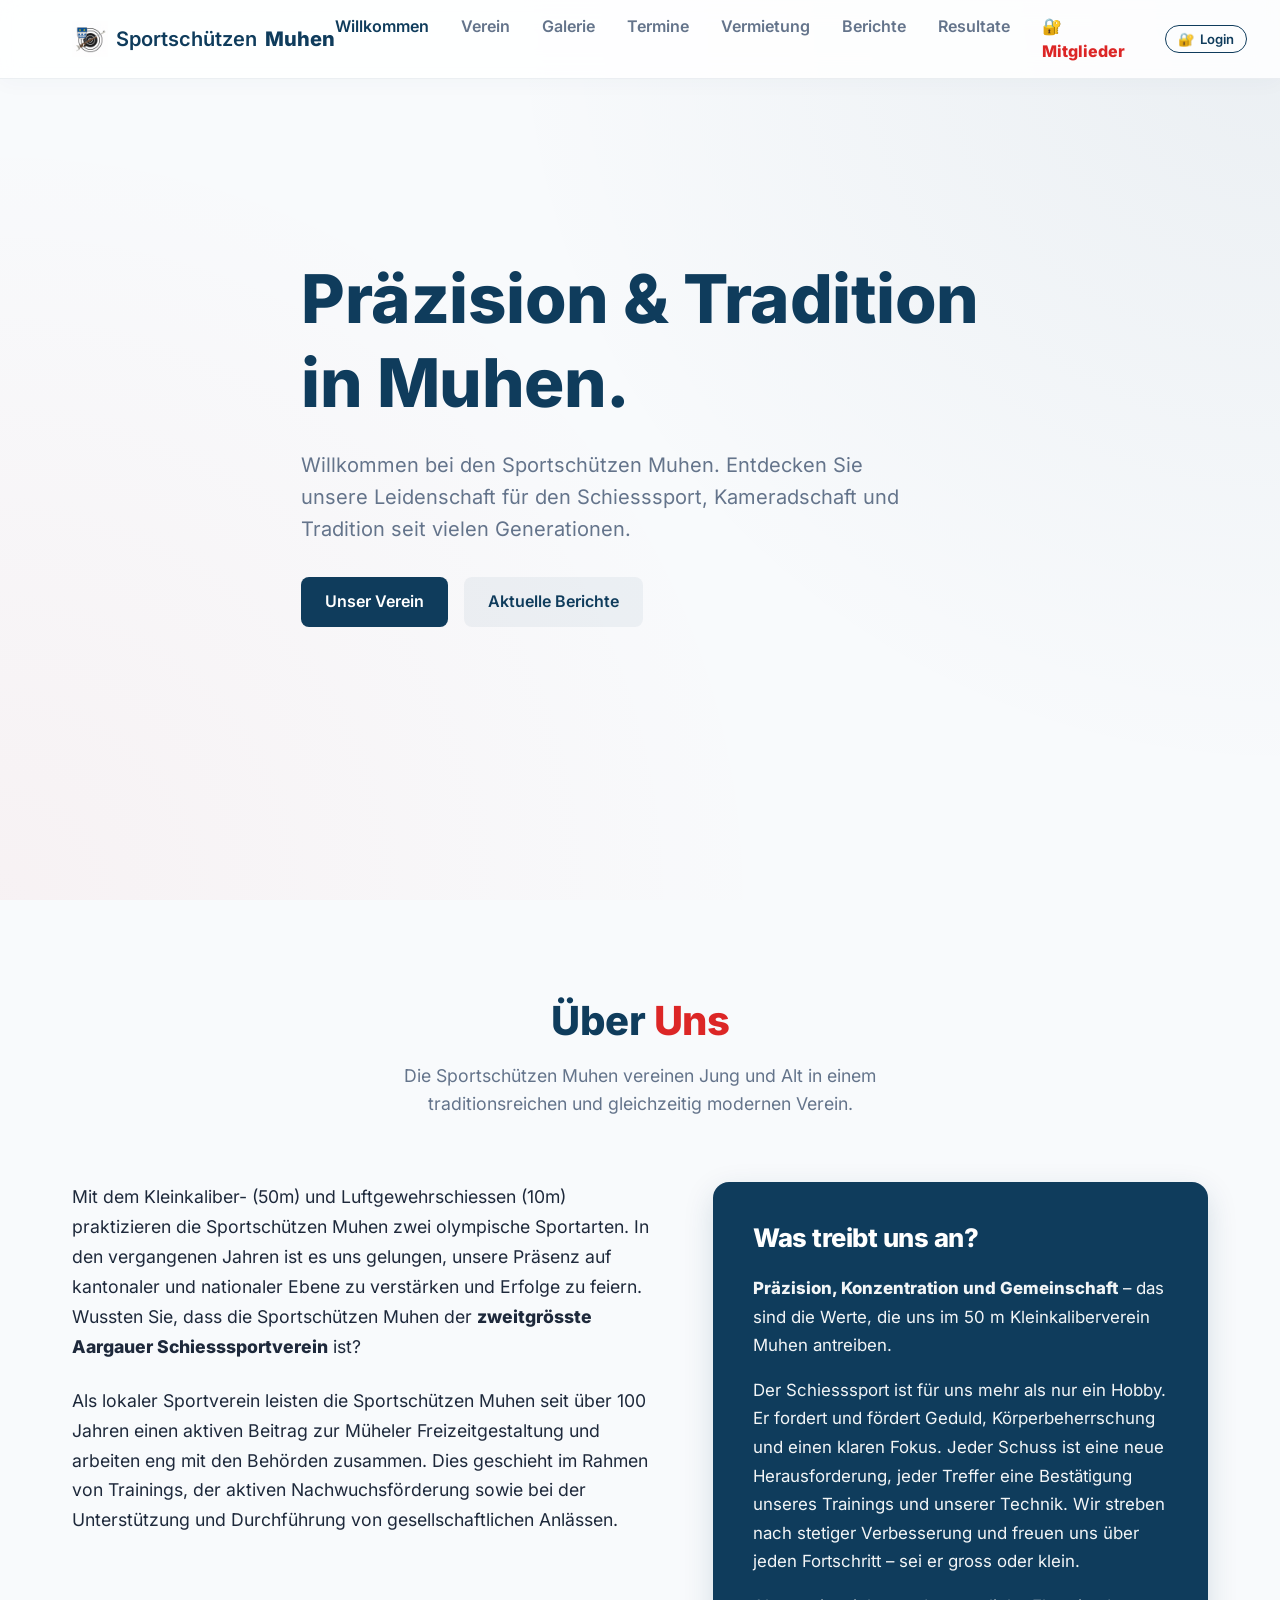
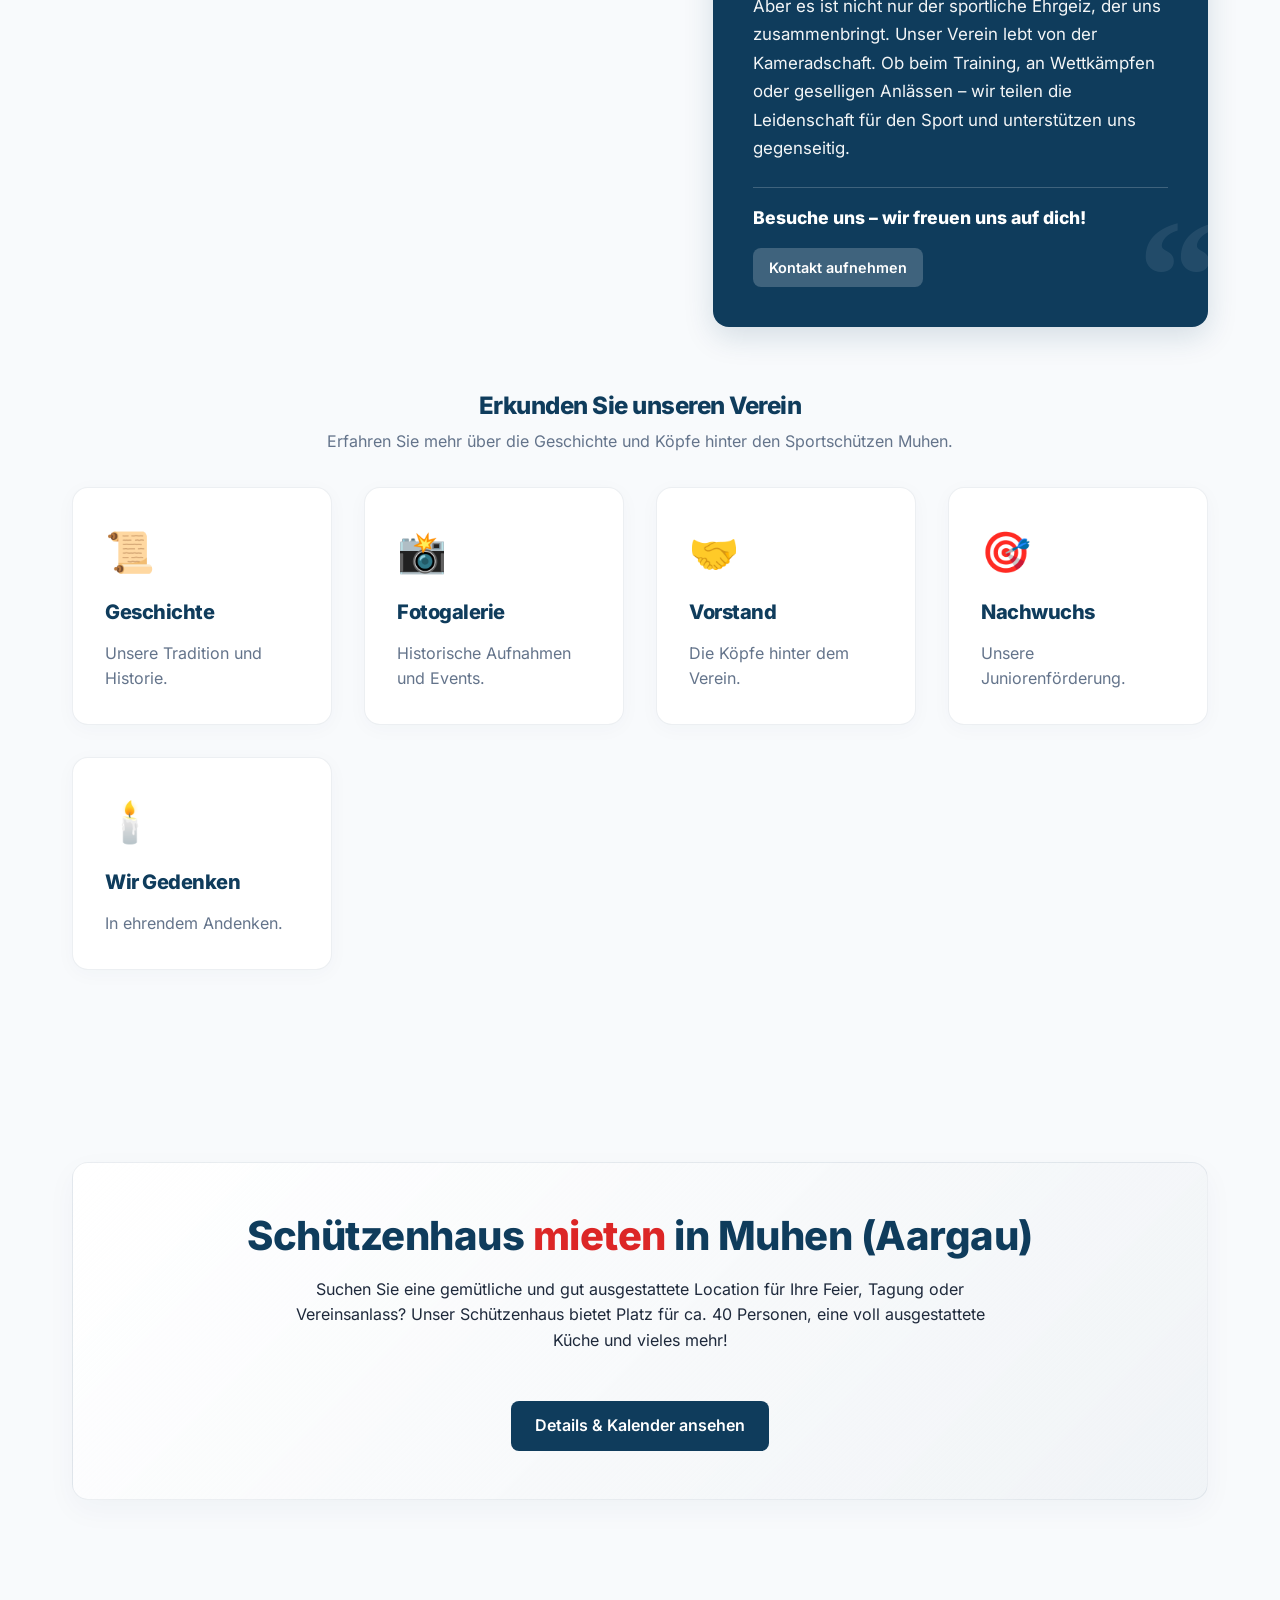
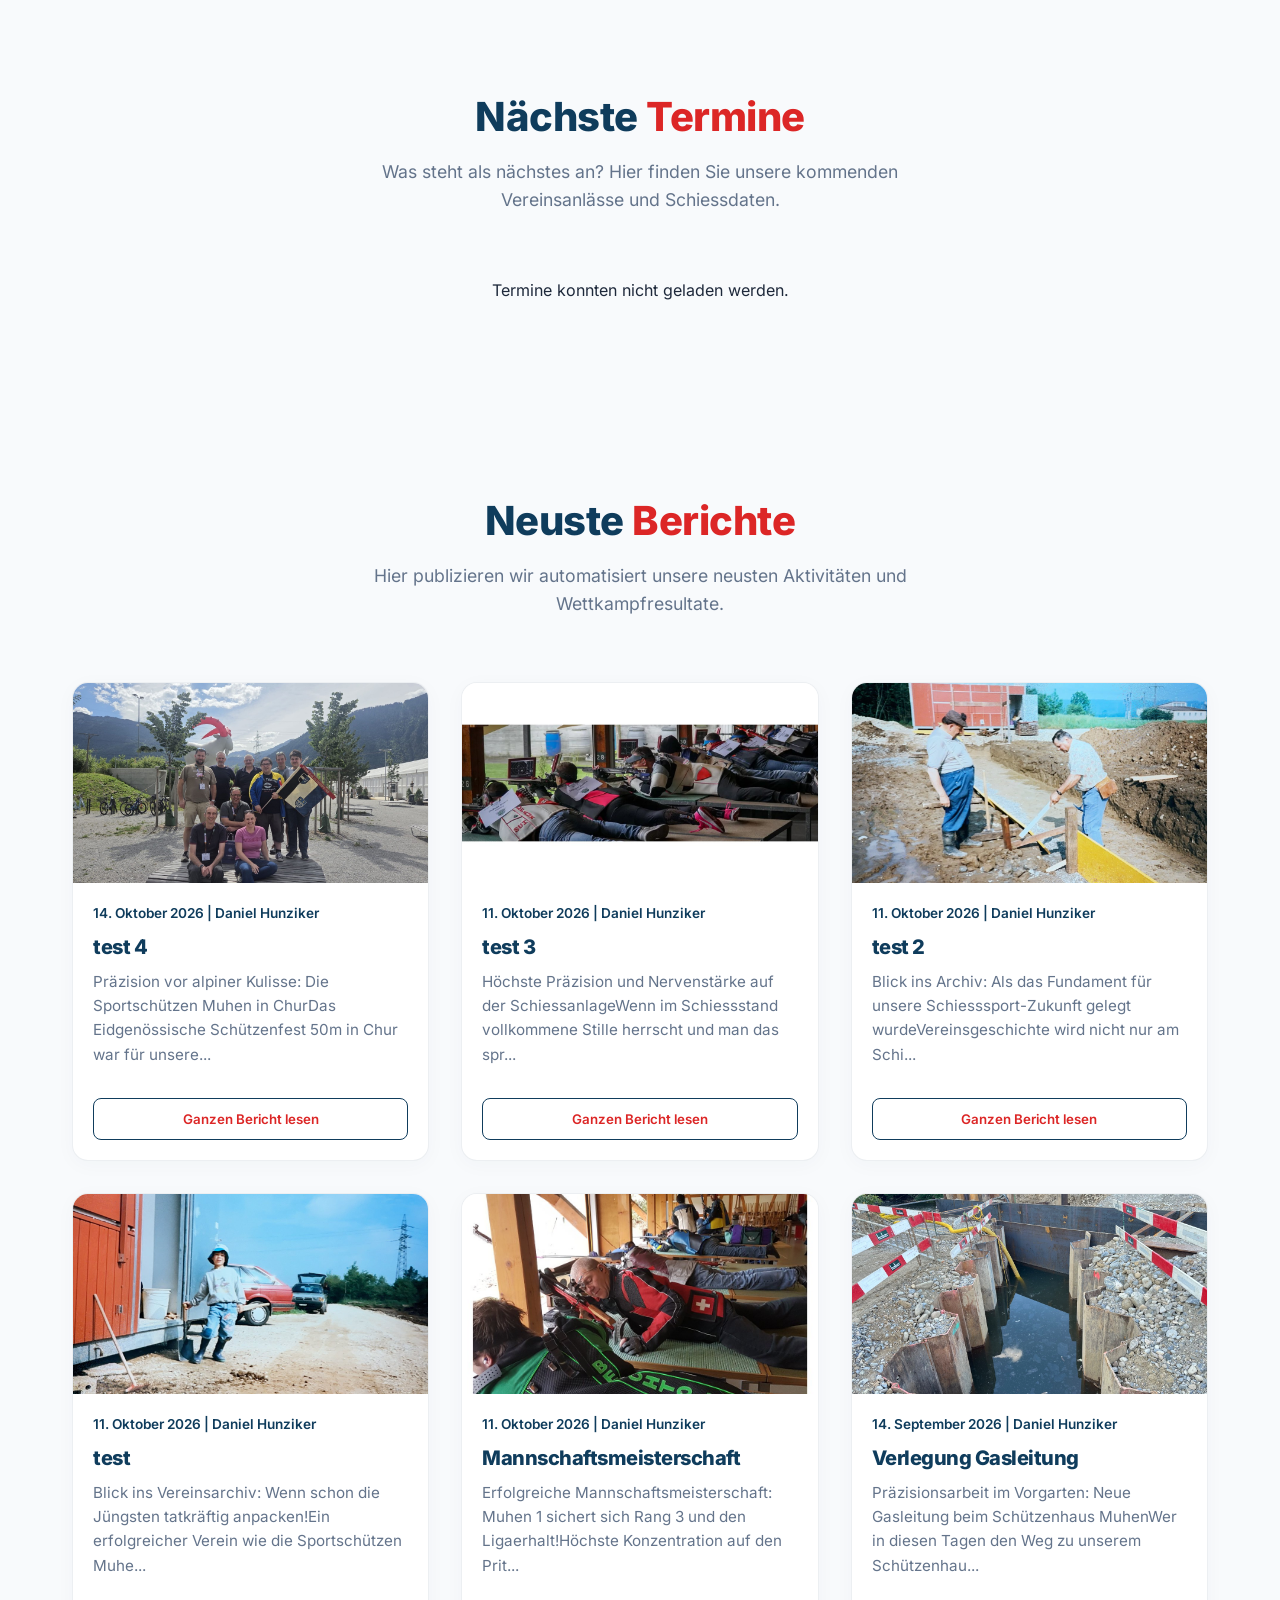
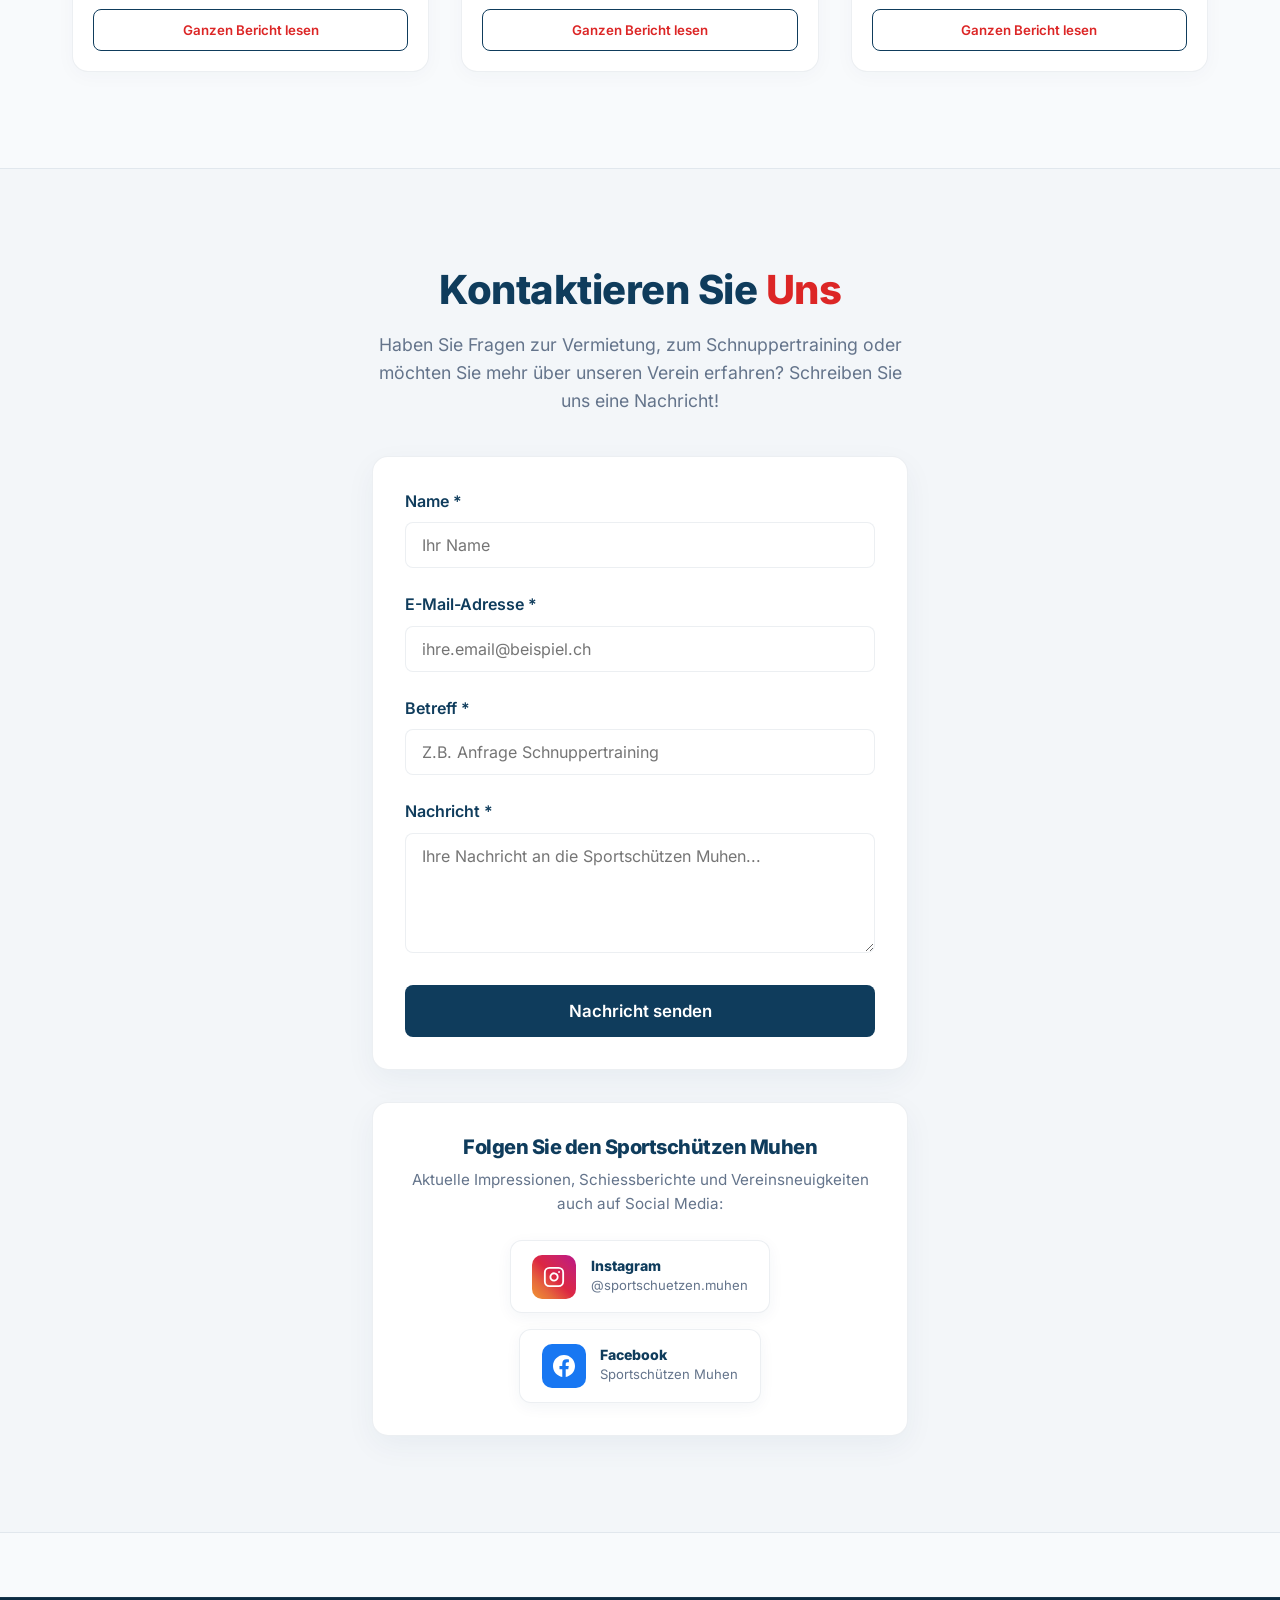
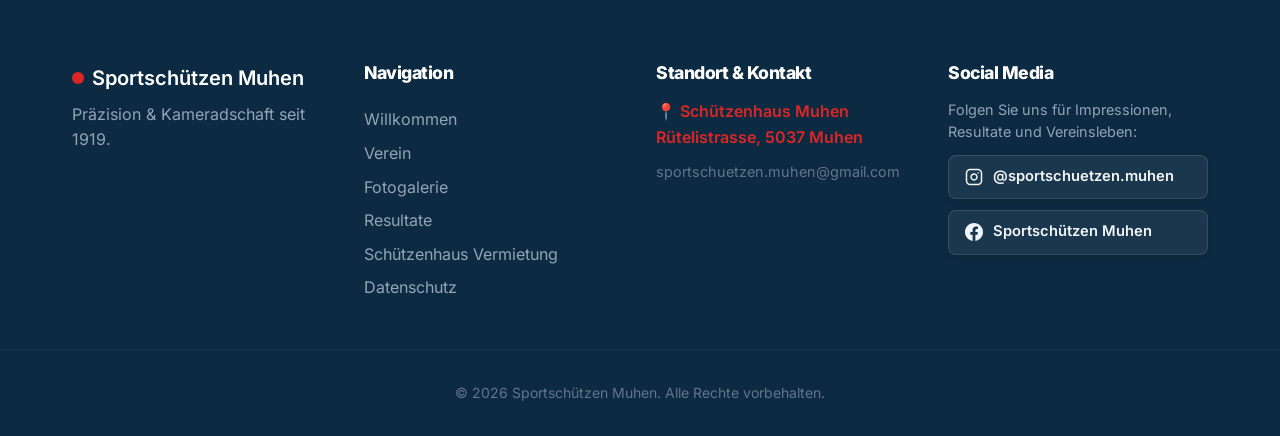
<file: index.html>
<!DOCTYPE html>
<html lang="de">
<head>
    <meta charset="UTF-8">
    <meta name="viewport" content="width=device-width, initial-scale=1.0, viewport-fit=cover">
    <title>Sportschützen Muhen</title>
    <meta name="description" content="Offizielle Website der Sportschützen Muhen.">
    <link rel="manifest" href="manifest.webmanifest">
    <link rel="stylesheet" href="css/style.css">
</head>
<body>
    <site-header active="home"></site-header>

    <main>
        <section id="home" class="hero">
            <div class="hero-overlay"></div>
            <div class="container hero-content">
                <h1 class="fade-in-up">Präzision & Tradition <br>in Muhen.</h1>
                <p class="fade-in-up delay-1">Willkommen bei den Sportschützen Muhen. Entdecken Sie unsere Leidenschaft für den Schiesssport, Kameradschaft und Tradition seit vielen Generationen.</p>
                <div class="hero-actions fade-in-up delay-2">
                    <a href="#about" class="btn btn-primary">Unser Verein</a>
                    <a href="#reports" class="btn btn-secondary">Aktuelle Berichte</a>
                </div>
            </div>
        </section>

        <section id="about" class="about-section">
            <div class="container">
                <div class="section-header">
                    <h2>Über <span class="text-red">Uns</span></h2>
                    <p>Die Sportschützen Muhen vereinen Jung und Alt in einem traditionsreichen und gleichzeitig modernen Verein.</p>
                </div>
                
                <!-- Modern two-column about & values grid -->
                <div class="about-grid">
                    <!-- Left: About Text -->
                    <div style="display: flex; flex-direction: column; gap: 1.5rem;">
                        <p style="font-size: 1.1rem; line-height: 1.7; color: var(--text-light);">
                            Mit dem Kleinkaliber- (50m) und Luftgewehrschiessen (10m) praktizieren die Sportschützen Muhen zwei olympische Sportarten. In den vergangenen Jahren ist es uns gelungen, unsere Präsenz auf kantonaler und nationaler Ebene zu verstärken und Erfolge zu feiern. Wussten Sie, dass die Sportschützen Muhen der <strong>zweitgrösste Aargauer Schiesssportverein</strong> ist?
                        </p>
                        <p style="font-size: 1.1rem; line-height: 1.7; color: var(--text-light);">
                            Als lokaler Sportverein leisten die Sportschützen Muhen seit über 100 Jahren einen aktiven Beitrag zur Müheler Freizeitgestaltung und arbeiten eng mit den Behörden zusammen. Dies geschieht im Rahmen von Trainings, der aktiven Nachwuchsförderung sowie bei der Unterstützung und Durchführung von gesellschaftlichen Anlässen.
                        </p>
                    </div>

                    <!-- Right: Motivation Quote Panel -->
                    <div class="glass-card" style="background-color: var(--primary-color); color: white; border: none; padding: 2.5rem; position: relative; overflow: hidden; box-shadow: 0 10px 30px rgba(15, 58, 93, 0.15);">
                        <!-- Decorative Quote Icon -->
                        <div style="position: absolute; right: -10px; bottom: -30px; font-size: 10rem; opacity: 0.08; font-weight: 800; font-family: Georgia, serif; line-height: 1; pointer-events: none; user-select: none;">“</div>
                        <h3 style="color: white; font-size: 1.6rem; margin-bottom: 1.25rem; font-weight: 800;">Was treibt uns an?</h3>
                        <p style="font-size: 1.05rem; line-height: 1.7; margin-bottom: 1rem; opacity: 0.95; color: white;">
                            <strong>Präzision, Konzentration und Gemeinschaft</strong> – das sind die Werte, die uns im 50 m Kleinkaliberverein Muhen antreiben.
                        </p>
                        <p style="font-size: 1.05rem; line-height: 1.7; margin-bottom: 1rem; opacity: 0.95; color: white;">
                            Der Schiesssport ist für uns mehr als nur ein Hobby. Er fordert und fördert Geduld, Körperbeherrschung und einen klaren Fokus. Jeder Schuss ist eine neue Herausforderung, jeder Treffer eine Bestätigung unseres Trainings und unserer Technik. Wir streben nach stetiger Verbesserung und freuen uns über jeden Fortschritt – sei er gross oder klein.
                        </p>
                        <p style="font-size: 1.05rem; line-height: 1.7; margin-bottom: 1.5rem; opacity: 0.95; color: white;">
                            Aber es ist nicht nur der sportliche Ehrgeiz, der uns zusammenbringt. Unser Verein lebt von der Kameradschaft. Ob beim Training, an Wettkämpfen oder geselligen Anlässen – wir teilen die Leidenschaft für den Sport und unterstützen uns gegenseitig.
                        </p>
                        <div style="font-weight: 800; font-size: 1.1rem; border-top: 1px solid rgba(255,255,255,0.2); padding-top: 1rem; display: flex; justify-content: space-between; align-items: center; flex-wrap: wrap; gap: 1rem;">
                            <span>Besuche uns – wir freuen uns auf dich!</span>
                            <a href="#kontakt" class="btn btn-secondary" style="background-color: rgba(255,255,255,0.2); color: white; padding: 0.5rem 1rem; font-size: 0.9rem;">Kontakt aufnehmen</a>
                        </div>
                    </div>
                </div>

                <div style="text-align: center; margin-bottom: 2rem; margin-top: 2rem;">
                    <h3 style="font-size: 1.5rem; margin-bottom: 0.5rem; color: var(--primary-color);">Erkunden Sie unseren Verein</h3>
                    <p style="color: var(--text-muted);">Erfahren Sie mehr über die Geschichte und Köpfe hinter den Sportschützen Muhen.</p>
                </div>

                <!-- 4 Pillars Links -->
                <div class="grid-4">
                    <a href="verein.html#geschichte" class="glass-card">
                        <div class="card-icon">📜</div>
                        <h3>Geschichte</h3>
                        <p>Unsere Tradition und Historie.</p>
                    </a>
                    <a href="verein.html#galerie" class="glass-card">
                        <div class="card-icon">📸</div>
                        <h3>Fotogalerie</h3>
                        <p>Historische Aufnahmen und Events.</p>
                    </a>
                    <a href="verein.html#vorstand" class="glass-card">
                        <div class="card-icon">🤝</div>
                        <h3>Vorstand</h3>
                        <p>Die Köpfe hinter dem Verein.</p>
                    </a>
                    <a href="verein.html#nachwuchs" class="glass-card">
                        <div class="card-icon">🎯</div>
                        <h3>Nachwuchs</h3>
                        <p>Unsere Juniorenförderung.</p>
                    </a>
                    <a href="verein.html#gedenken" class="glass-card">
                        <div class="card-icon">🕯️</div>
                        <h3>Wir Gedenken</h3>
                        <p>In ehrendem Andenken.</p>
                    </a>
                </div>
            </div>
        </section>

        <section id="vermietung" class="vermietung-section">
            <div class="container">
                <div class="vermietung-banner">
                    <div class="vermietung-content">
                        <h2>Schützenhaus <span class="text-red">mieten</span> in Muhen (Aargau)</h2>
                        <p>Suchen Sie eine gemütliche und gut ausgestattete Location für Ihre Feier, Tagung oder Vereinsanlass? Unser Schützenhaus bietet Platz für ca. 40 Personen, eine voll ausgestattete Küche und vieles mehr!</p>
                        <a href="schuetzenhaus_vermietung.html" class="btn btn-primary mt-4">Details & Kalender ansehen</a>
                    </div>
                </div>
            </div>
        </section>

        <section id="termine" class="termine-section">
            <div class="container">
                <div class="section-header">
                    <h2>Nächste <span class="text-red">Termine</span></h2>
                    <p>Was steht als nächstes an? Hier finden Sie unsere kommenden Vereinsanlässe und Schiessdaten.</p>
                </div>
                <div class="termine-list" id="termine-container">
                    <div class="loading-spinner">Termine werden geladen...</div>
                </div>
            </div>
        </section>

        <section id="reports" class="reports-section">
            <div class="container">
                <div class="section-header">
                    <h2>Neuste <span class="text-red">Berichte</span></h2>
                    <p>Hier publizieren wir automatisiert unsere neusten Aktivitäten und Wettkampfresultate.</p>
                </div>
                <div class="reports-grid" id="reports-container">
                    <!-- Platzhalter für Berichte -->
                    <div class="glass-card report-card">
                        <div class="report-image" style="background: linear-gradient(45deg, #1e293b, #334155);"></div>
                        <div class="report-content">
                            <span class="report-date">31. Mai 2026</span>
                            <h3>Neue Website online</h3>
                            <p>Die Sportschützen Muhen präsentieren ihre brandneue Website mit integriertem KI-Berichtsgenerator.</p>
                            <a href="#" class="read-more">Weiterlesen →</a>
                        </div>
                    </div>
                </div>
            </div>
        </section>
        <section id="kontakt" class="contact-section" style="background-color: rgba(15, 60, 92, 0.02); border-top: 1px solid var(--glass-border); border-bottom: 1px solid var(--glass-border);">
            <div class="container" style="max-width: 600px;">
                <div class="section-header" style="margin-bottom: 2.5rem;">
                    <h2>Kontaktieren Sie <span class="text-red">Uns</span></h2>
                    <p>Haben Sie Fragen zur Vermietung, zum Schnuppertraining oder möchten Sie mehr über unseren Verein erfahren? Schreiben Sie uns eine Nachricht!</p>
                </div>
                
                <div class="glass-card" style="box-shadow: 0 10px 30px rgba(15, 58, 93, 0.05);">
                    <form id="contact-form" action="https://api.web3forms.com/submit" method="POST">
                        <!-- Web3Forms Access Key: Hier tragen Sie Ihren kostenfreien Schlüssel ein -->
                        <!-- Für den Testbetrieb nutzen wir eine Weiterleitung, bitte hier den Schlüssel einsetzen -->
                        <input type="hidden" name="access_key" id="web3forms-key" value="YOUR_ACCESS_KEY_HERE">
                        
                        <!-- Anti-Spam Honeypot Field -->
                        <input type="checkbox" name="botcheck" class="hidden" style="display: none;">
                        
                        <div class="form-group">
                            <label for="contact-name">Name *</label>
                            <input type="text" id="contact-name" name="name" class="form-control" placeholder="Ihr Name" required>
                        </div>
                        
                        <div class="form-group">
                            <label for="contact-email">E-Mail-Adresse *</label>
                            <input type="email" id="contact-email" name="email" class="form-control" placeholder="ihre.email@beispiel.ch" required>
                        </div>
                        
                        <div class="form-group">
                            <label for="contact-subject">Betreff *</label>
                            <input type="text" id="contact-subject" name="subject" class="form-control" placeholder="Z.B. Anfrage Schnuppertraining" required>
                        </div>
                        
                        <div class="form-group">
                            <label for="contact-message">Nachricht *</label>
                            <textarea id="contact-message" name="message" class="form-control" placeholder="Ihre Nachricht an die Sportschützen Muhen..." required></textarea>
                        </div>
                        
                        <button type="submit" id="contact-submit" class="btn btn-primary" style="width: 100%; padding: 1rem; font-size: 1.05rem;">
                            Nachricht senden
                        </button>
                        
                        <div id="contact-status" style="margin-top: 1.5rem; padding: 1rem; border-radius: 0.5rem; text-align: center; font-weight: 600; display: none;"></div>
                    </form>
                </div>

                <!-- Social Media Connect Box -->
                <div class="glass-card" style="margin-top: 2rem; padding: 2rem; text-align: center; box-shadow: 0 10px 30px rgba(15, 58, 93, 0.05);">
                    <h3 style="margin-bottom: 0.5rem; font-size: 1.25rem;">Folgen Sie den Sportschützen Muhen</h3>
                    <p style="color: var(--text-muted); font-size: 0.95rem; margin-bottom: 1.5rem;">
                        Aktuelle Impressionen, Schiessberichte und Vereinsneuigkeiten auch auf Social Media:
                    </p>
                    <div style="display: flex; gap: 1rem; justify-content: center; flex-wrap: wrap;">
                        <a href="https://www.instagram.com/sportschuetzen.muhen/" target="_blank" rel="noopener noreferrer" class="social-connect-card sc-instagram" title="Sportschützen Muhen auf Instagram">
                            <span class="sc-icon">
                                <svg width="22" height="22" viewBox="0 0 24 24" fill="none" stroke="currentColor" stroke-width="2" stroke-linecap="round" stroke-linejoin="round">
                                    <rect x="2" y="2" width="20" height="20" rx="5" ry="5"></rect>
                                    <path d="M16 11.37A4 4 0 1 1 12.63 8 4 4 0 0 1 16 11.37z"></path>
                                    <line x1="17.5" y1="6.5" x2="17.51" y2="6.5"></line>
                                </svg>
                            </span>
                            <div class="sc-text">
                                <div class="sc-platform">Instagram</div>
                                <div class="sc-handle">@sportschuetzen.muhen</div>
                            </div>
                        </a>
                        <a href="https://www.facebook.com/search/top?q=sportsch%C3%BCtzen%20muhen" target="_blank" rel="noopener noreferrer" class="social-connect-card sc-facebook" title="Sportschützen Muhen auf Facebook">
                            <span class="sc-icon">
                                <svg width="22" height="22" viewBox="0 0 24 24" fill="currentColor">
                                    <path d="M24 12.073c0-6.627-5.373-12-12-12s-12 5.373-12 12c0 5.99 4.388 10.954 10.125 11.854v-8.385H7.078v-3.47h3.047V9.43c0-3.007 1.792-4.669 4.533-4.669 1.312 0 2.686.235 2.686.235v2.953H15.83c-1.491 0-1.956.925-1.956 1.874v2.25h3.328l-.532 3.47h-2.796v8.385C19.612 23.027 24 18.062 24 12.073z"/>
                                </svg>
                            </span>
                            <div class="sc-text">
                                <div class="sc-platform">Facebook</div>
                                <div class="sc-handle">Sportschützen Muhen</div>
                            </div>
                        </a>
                    </div>
                </div>
            </div>
        </section>
    </main>

    <site-footer></site-footer>

    <script src="js/auth-session.js"></script>
    <script src="js/components.js"></script>
    <script src="js/main.js"></script>
</body>
</html>
</file>
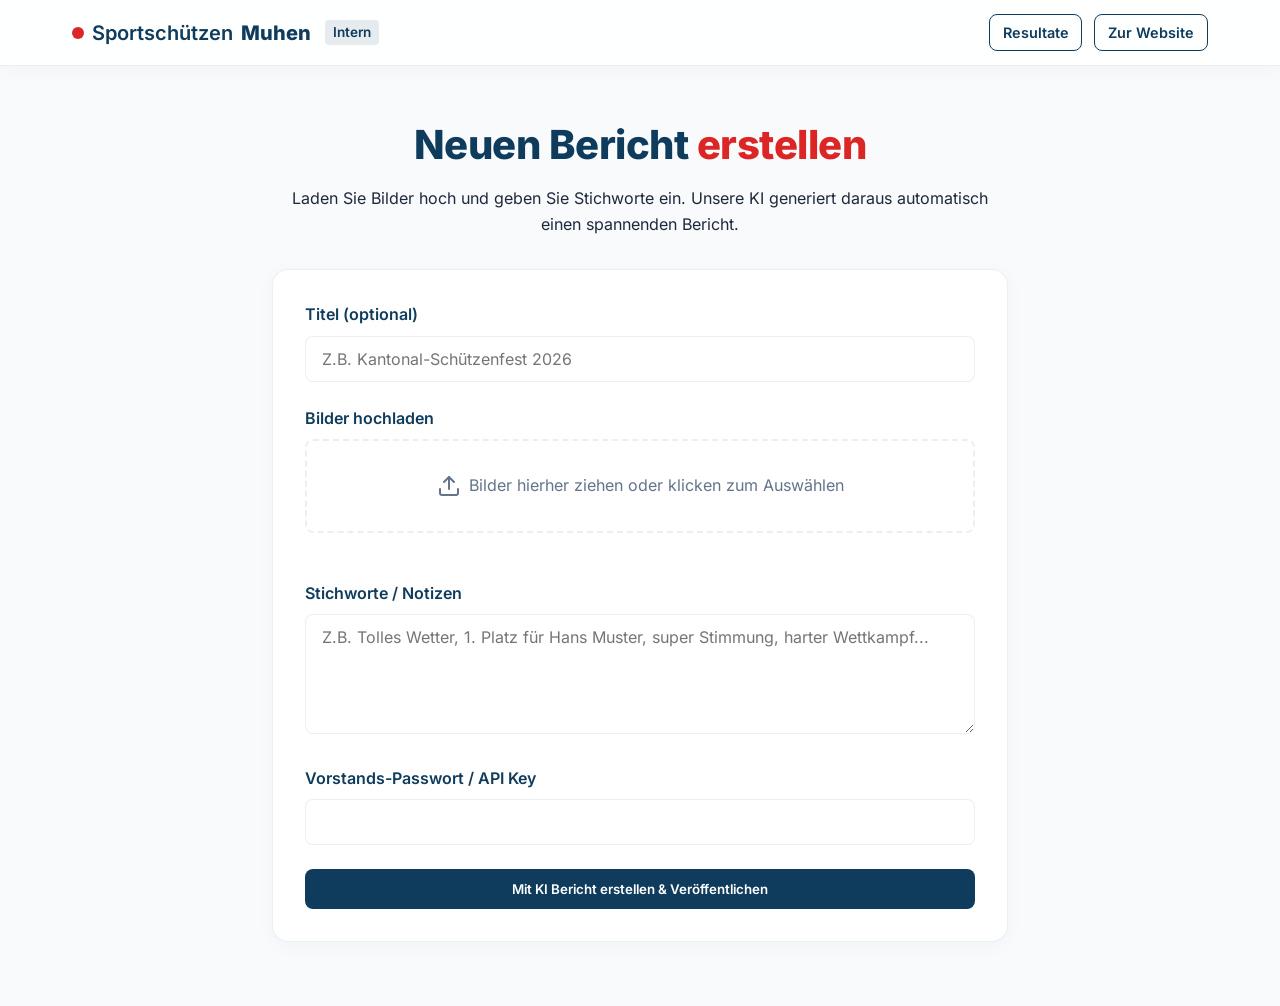
<file: admin.html>
<!DOCTYPE html>
<html lang="de">
<head>
    <meta charset="UTF-8">
    <meta name="viewport" content="width=device-width, initial-scale=1.0">
    <title>Vorstand - Sportschützen Muhen</title>
    <meta name="robots" content="noindex, nofollow">
    <link rel="manifest" href="manifest.webmanifest">
    <link rel="stylesheet" href="css/style.css">
    <style>
        .admin-container {
            max-width: 800px;
            margin: 120px auto 4rem;
            padding: 0 2rem;
        }
        .admin-header {
            margin-bottom: 2rem;
            text-align: center;
        }
        #loading-overlay {
            display: none;
            position: fixed;
            top: 0; left: 0; width: 100%; height: 100%;
            background: rgba(15, 23, 42, 0.9);
            z-index: 1000;
            justify-content: center;
            align-items: center;
            flex-direction: column;
        }
        .spinner {
            width: 50px;
            height: 50px;
            border: 5px solid rgba(255,255,255,0.1);
            border-top-color: var(--primary-color);
            border-radius: 50%;
            animation: spin 1s linear infinite;
            margin-bottom: 1rem;
        }
        @keyframes spin { 100% { transform: rotate(360deg); } }
    </style>
</head>
<body>
    <site-header type="admin"></site-header>

    <main class="admin-container">
        <div class="admin-header">
            <h2>Neuen Bericht <span class="text-red">erstellen</span></h2>
            <p>Laden Sie Bilder hoch und geben Sie Stichworte ein. Unsere KI generiert daraus automatisch einen spannenden Bericht.</p>
        </div>

        <div class="glass-card">
            <form id="report-form">
                <div class="form-group">
                    <label for="report-title">Titel (optional)</label>
                    <input type="text" id="report-title" class="form-control" placeholder="Z.B. Kantonal-Schützenfest 2026">
                </div>
                
                <div class="form-group">
                    <label>Bilder hochladen</label>
                    <div class="file-input-wrapper">
                        <input type="file" id="report-images" multiple accept="image/*" required>
                        <div class="file-input-button">
                            <svg width="24" height="24" viewBox="0 0 24 24" fill="none" stroke="currentColor" stroke-width="2" stroke-linecap="round" stroke-linejoin="round"><path d="M21 15v4a2 2 0 0 1-2 2H5a2 2 0 0 1-2-2v-4"></path><polyline points="17 8 12 3 7 8"></polyline><line x1="12" y1="3" x2="12" y2="15"></line></svg>
                            <span>Bilder hierher ziehen oder klicken zum Auswählen</span>
                        </div>
                    </div>
                    <div id="image-preview" class="mt-4 grid-3" style="gap: 1rem;"></div>
                </div>

                <div class="form-group">
                    <label for="report-keywords">Stichworte / Notizen</label>
                    <textarea id="report-keywords" class="form-control" placeholder="Z.B. Tolles Wetter, 1. Platz für Hans Muster, super Stimmung, harter Wettkampf..." required></textarea>
                </div>

                <div class="form-group">
                    <label for="api-key">Vorstands-Passwort / API Key</label>
                    <input type="password" id="api-key" class="form-control" required>
                </div>

                <button type="submit" class="btn btn-primary" style="width: 100%;">Mit KI Bericht erstellen & Veröffentlichen</button>
            </form>
        </div>
    </main>

    <div id="loading-overlay">
        <div class="spinner"></div>
        <h3 id="loading-text">KI analysiert Bilder und schreibt Bericht...</h3>
        <p class="text-muted mt-4">Dies kann einige Sekunden dauern.</p>
    </div>

    <script>
        // Preview images
        document.getElementById('report-images').addEventListener('change', function(e) {
            const preview = document.getElementById('image-preview');
            preview.innerHTML = '';
            
            Array.from(this.files).forEach(file => {
                if (file.type.startsWith('image/')) {
                    const reader = new FileReader();
                    reader.onload = function(e) {
                        const img = document.createElement('img');
                        img.src = e.target.result;
                        img.style.width = '100%';
                        img.style.height = '100px';
                        img.style.objectFit = 'cover';
                        img.style.borderRadius = '0.5rem';
                        preview.appendChild(img);
                    }
                    reader.readAsDataURL(file);
                }
            });
        });

        // Form submit (Placeholder for now)
        document.getElementById('report-form').addEventListener('submit', function(e) {
            e.preventDefault();
            const overlay = document.getElementById('loading-overlay');
            overlay.style.display = 'flex';
            
            // Here we will call the Cloudflare Worker API later
            // For now, simulate loading
            setTimeout(() => {
                document.getElementById('loading-text').innerText = 'Pushe auf GitHub...';
                setTimeout(() => {
                    overlay.style.display = 'none';
                    alert('Bericht wurde erfolgreich erstellt und wird in wenigen Minuten auf der Website sichtbar sein!');
                    this.reset();
                    document.getElementById('image-preview').innerHTML = '';
                }, 2000);
            }, 3000);
        });
    </script>
    <script src="js/components.js"></script>
</body>
</html>
</file>
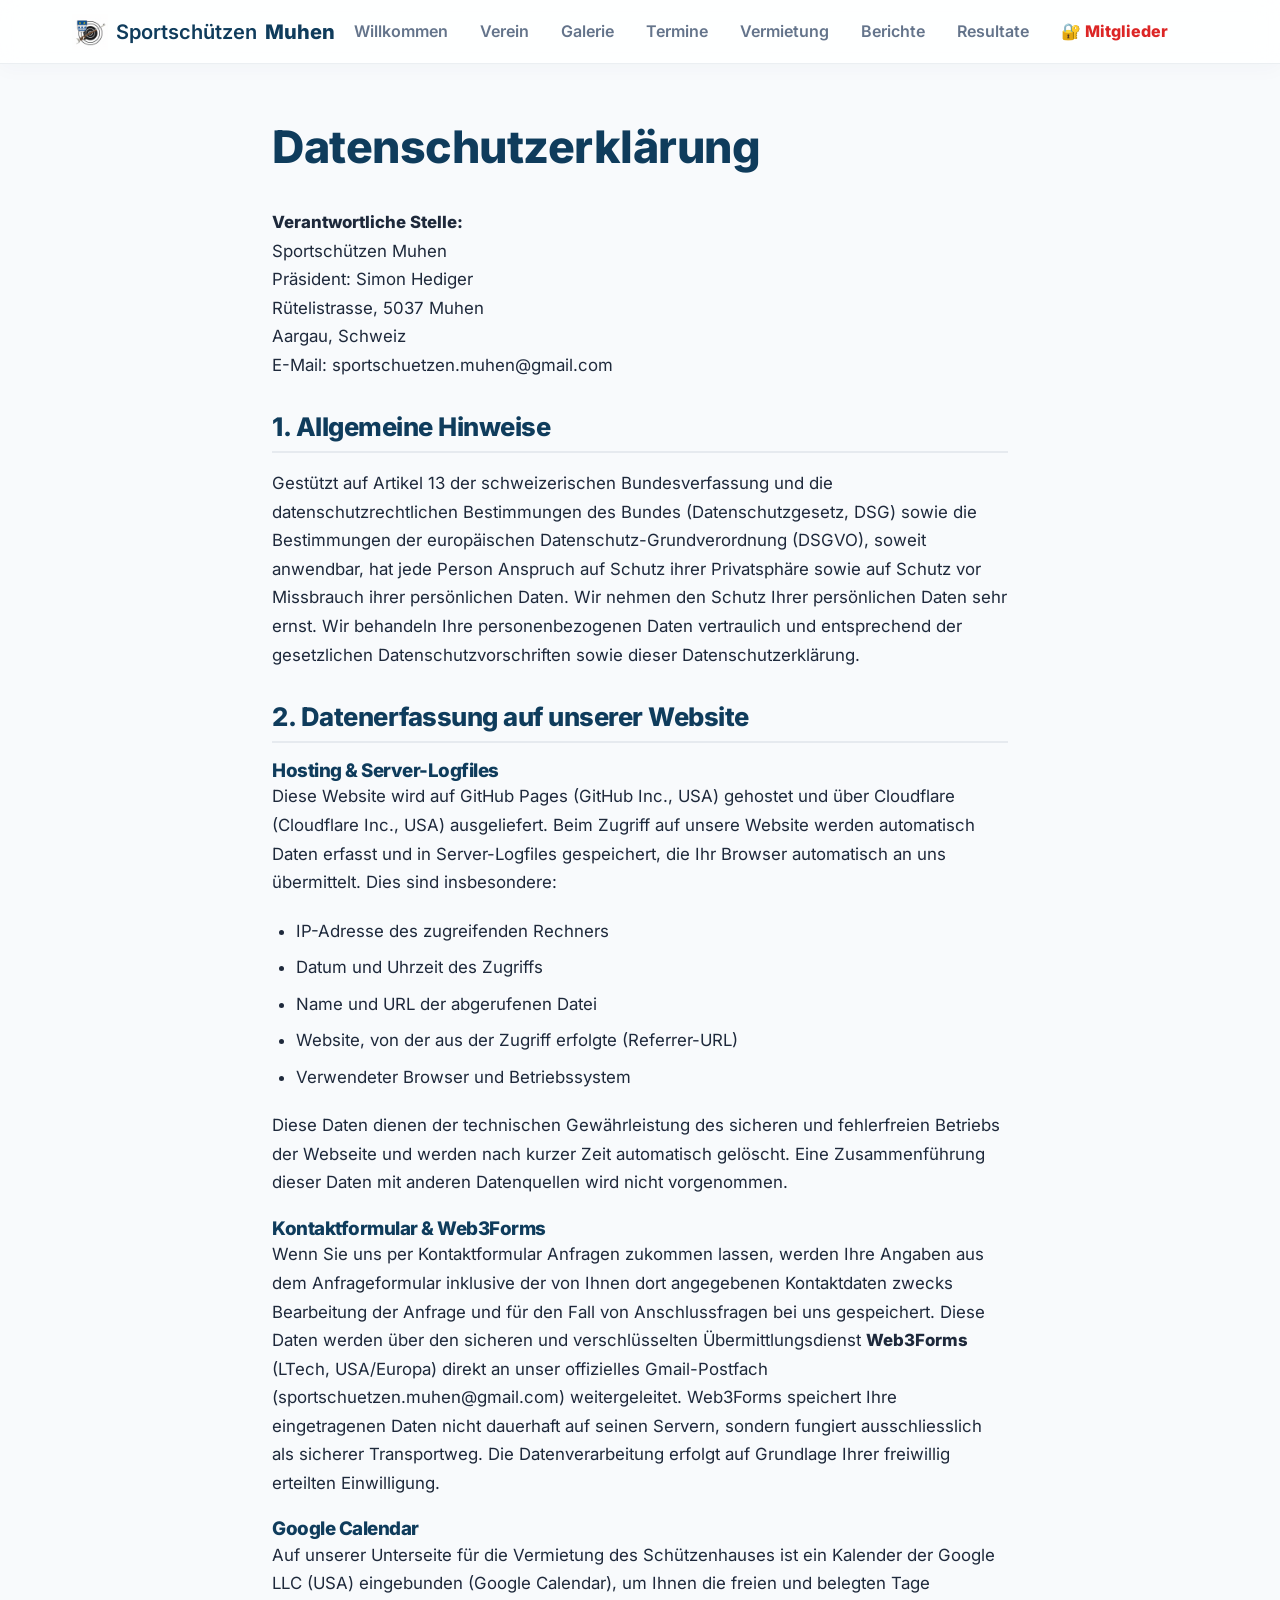
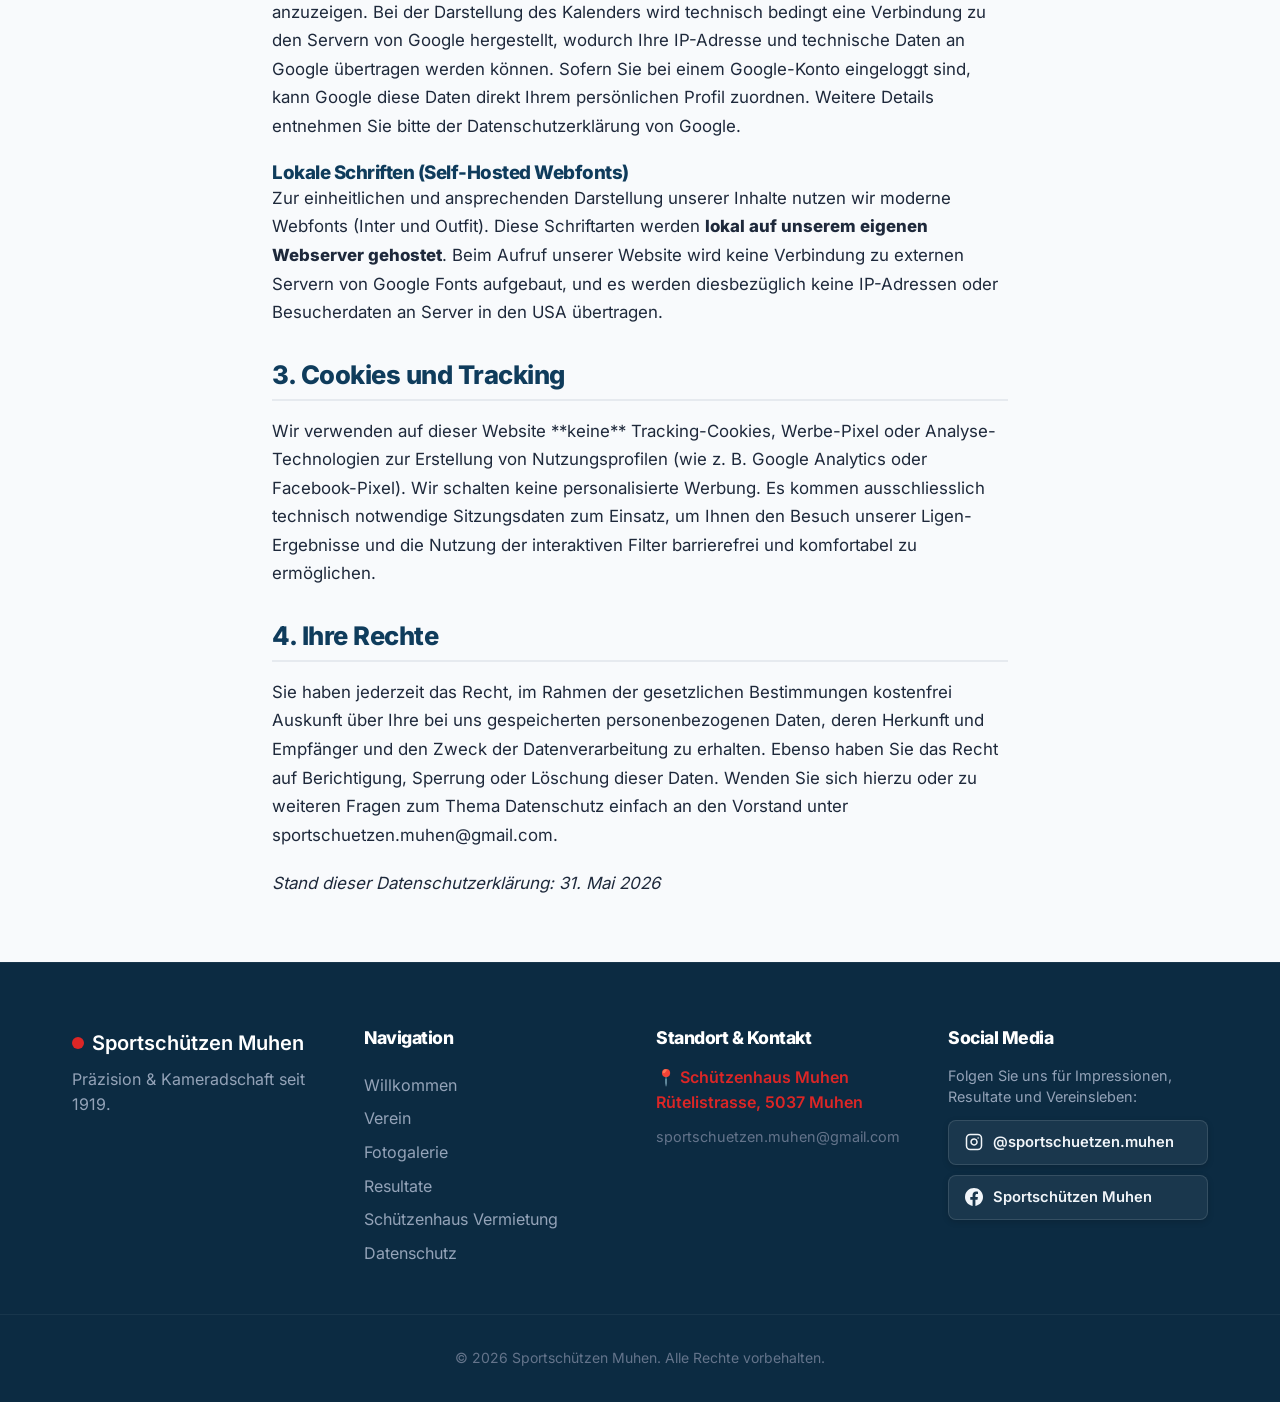
<file: datenschutz.html>
<!DOCTYPE html>
<html lang="de">
<head>
    <meta charset="UTF-8">
    <meta name="viewport" content="width=device-width, initial-scale=1.0, viewport-fit=cover">
    <title>Datenschutzerklärung - Sportschützen Muhen</title>
    <meta name="robots" content="noindex, follow">
    <link rel="manifest" href="manifest.webmanifest">
    <link rel="stylesheet" href="css/style.css">
    <style>
        .datenschutz-container {
            max-width: 800px;
            margin: 120px auto 4rem;
            padding: 0 2rem;
        }
        .datenschutz-container h2 {
            margin-top: 2rem;
            margin-bottom: 1rem;
            font-size: 1.6rem;
            border-bottom: 2px solid var(--glass-border);
            padding-bottom: 0.5rem;
        }
        .datenschutz-container p, .datenschutz-container ul {
            margin-bottom: 1.25rem;
            line-height: 1.7;
            font-size: 1.05rem;
        }
        .datenschutz-container ul {
            padding-left: 1.5rem;
        }
        .datenschutz-container li {
            margin-bottom: 0.5rem;
        }
    </style>
</head>
<body>
    <site-header active=""></site-header>

    <main class="datenschutz-container">
        <h1 style="font-size: 2.8rem; margin-bottom: 2rem; color: var(--primary-color);">Datenschutzerklärung</h1>
        
        <p><strong>Verantwortliche Stelle:</strong><br>
        Sportschützen Muhen<br>
        Präsident: Simon Hediger<br>
        Rütelistrasse, 5037 Muhen<br>
        Aargau, Schweiz<br>
        E-Mail: sportschuetzen.muhen@gmail.com</p>

        <h2>1. Allgemeine Hinweise</h2>
        <p>Gestützt auf Artikel 13 der schweizerischen Bundesverfassung und die datenschutzrechtlichen Bestimmungen des Bundes (Datenschutzgesetz, DSG) sowie die Bestimmungen der europäischen Datenschutz-Grundverordnung (DSGVO), soweit anwendbar, hat jede Person Anspruch auf Schutz ihrer Privatsphäre sowie auf Schutz vor Missbrauch ihrer persönlichen Daten. Wir nehmen den Schutz Ihrer persönlichen Daten sehr ernst. Wir behandeln Ihre personenbezogenen Daten vertraulich und entsprechend der gesetzlichen Datenschutzvorschriften sowie dieser Datenschutzerklärung.</p>

        <h2>2. Datenerfassung auf unserer Website</h2>
        
        <h3>Hosting & Server-Logfiles</h3>
        <p>Diese Website wird auf GitHub Pages (GitHub Inc., USA) gehostet und über Cloudflare (Cloudflare Inc., USA) ausgeliefert. Beim Zugriff auf unsere Website werden automatisch Daten erfasst und in Server-Logfiles gespeichert, die Ihr Browser automatisch an uns übermittelt. Dies sind insbesondere:</p>
        <ul>
            <li>IP-Adresse des zugreifenden Rechners</li>
            <li>Datum und Uhrzeit des Zugriffs</li>
            <li>Name und URL der abgerufenen Datei</li>
            <li>Website, von der aus der Zugriff erfolgte (Referrer-URL)</li>
            <li>Verwendeter Browser und Betriebssystem</li>
        </ul>
        <p>Diese Daten dienen der technischen Gewährleistung des sicheren und fehlerfreien Betriebs der Webseite und werden nach kurzer Zeit automatisch gelöscht. Eine Zusammenführung dieser Daten mit anderen Datenquellen wird nicht vorgenommen.</p>

        <h3>Kontaktformular & Web3Forms</h3>
        <p>Wenn Sie uns per Kontaktformular Anfragen zukommen lassen, werden Ihre Angaben aus dem Anfrageformular inklusive der von Ihnen dort angegebenen Kontaktdaten zwecks Bearbeitung der Anfrage und für den Fall von Anschlussfragen bei uns gespeichert. Diese Daten werden über den sicheren und verschlüsselten Übermittlungsdienst <strong>Web3Forms</strong> (LTech, USA/Europa) direkt an unser offizielles Gmail-Postfach (sportschuetzen.muhen@gmail.com) weitergeleitet. Web3Forms speichert Ihre eingetragenen Daten nicht dauerhaft auf seinen Servern, sondern fungiert ausschliesslich als sicherer Transportweg. Die Datenverarbeitung erfolgt auf Grundlage Ihrer freiwillig erteilten Einwilligung.</p>

        <h3>Google Calendar</h3>
        <p>Auf unserer Unterseite für die Vermietung des Schützenhauses ist ein Kalender der Google LLC (USA) eingebunden (Google Calendar), um Ihnen die freien und belegten Tage anzuzeigen. Bei der Darstellung des Kalenders wird technisch bedingt eine Verbindung zu den Servern von Google hergestellt, wodurch Ihre IP-Adresse und technische Daten an Google übertragen werden können. Sofern Sie bei einem Google-Konto eingeloggt sind, kann Google diese Daten direkt Ihrem persönlichen Profil zuordnen. Weitere Details entnehmen Sie bitte der Datenschutzerklärung von Google.</p>

        <h3>Lokale Schriften (Self-Hosted Webfonts)</h3>
        <p>Zur einheitlichen und ansprechenden Darstellung unserer Inhalte nutzen wir moderne Webfonts (Inter und Outfit). Diese Schriftarten werden <strong>lokal auf unserem eigenen Webserver gehostet</strong>. Beim Aufruf unserer Website wird keine Verbindung zu externen Servern von Google Fonts aufgebaut, und es werden diesbezüglich keine IP-Adressen oder Besucherdaten an Server in den USA übertragen.</p>

        <h2>3. Cookies und Tracking</h2>
        <p>Wir verwenden auf dieser Website **keine** Tracking-Cookies, Werbe-Pixel oder Analyse-Technologien zur Erstellung von Nutzungsprofilen (wie z. B. Google Analytics oder Facebook-Pixel). Wir schalten keine personalisierte Werbung. Es kommen ausschliesslich technisch notwendige Sitzungsdaten zum Einsatz, um Ihnen den Besuch unserer Ligen-Ergebnisse und die Nutzung der interaktiven Filter barrierefrei und komfortabel zu ermöglichen.</p>

        <h2>4. Ihre Rechte</h2>
        <p>Sie haben jederzeit das Recht, im Rahmen der gesetzlichen Bestimmungen kostenfrei Auskunft über Ihre bei uns gespeicherten personenbezogenen Daten, deren Herkunft und Empfänger und den Zweck der Datenverarbeitung zu erhalten. Ebenso haben Sie das Recht auf Berichtigung, Sperrung oder Löschung dieser Daten. Wenden Sie sich hierzu oder zu weiteren Fragen zum Thema Datenschutz einfach an den Vorstand unter sportschuetzen.muhen@gmail.com.</p>

        <p><em>Stand dieser Datenschutzerklärung: 31. Mai 2026</em></p>
    </main>

    <site-footer></site-footer>

    <script src="js/components.js"></script>
    <script src="js/main.js"></script>
</body>
</html>
</file>
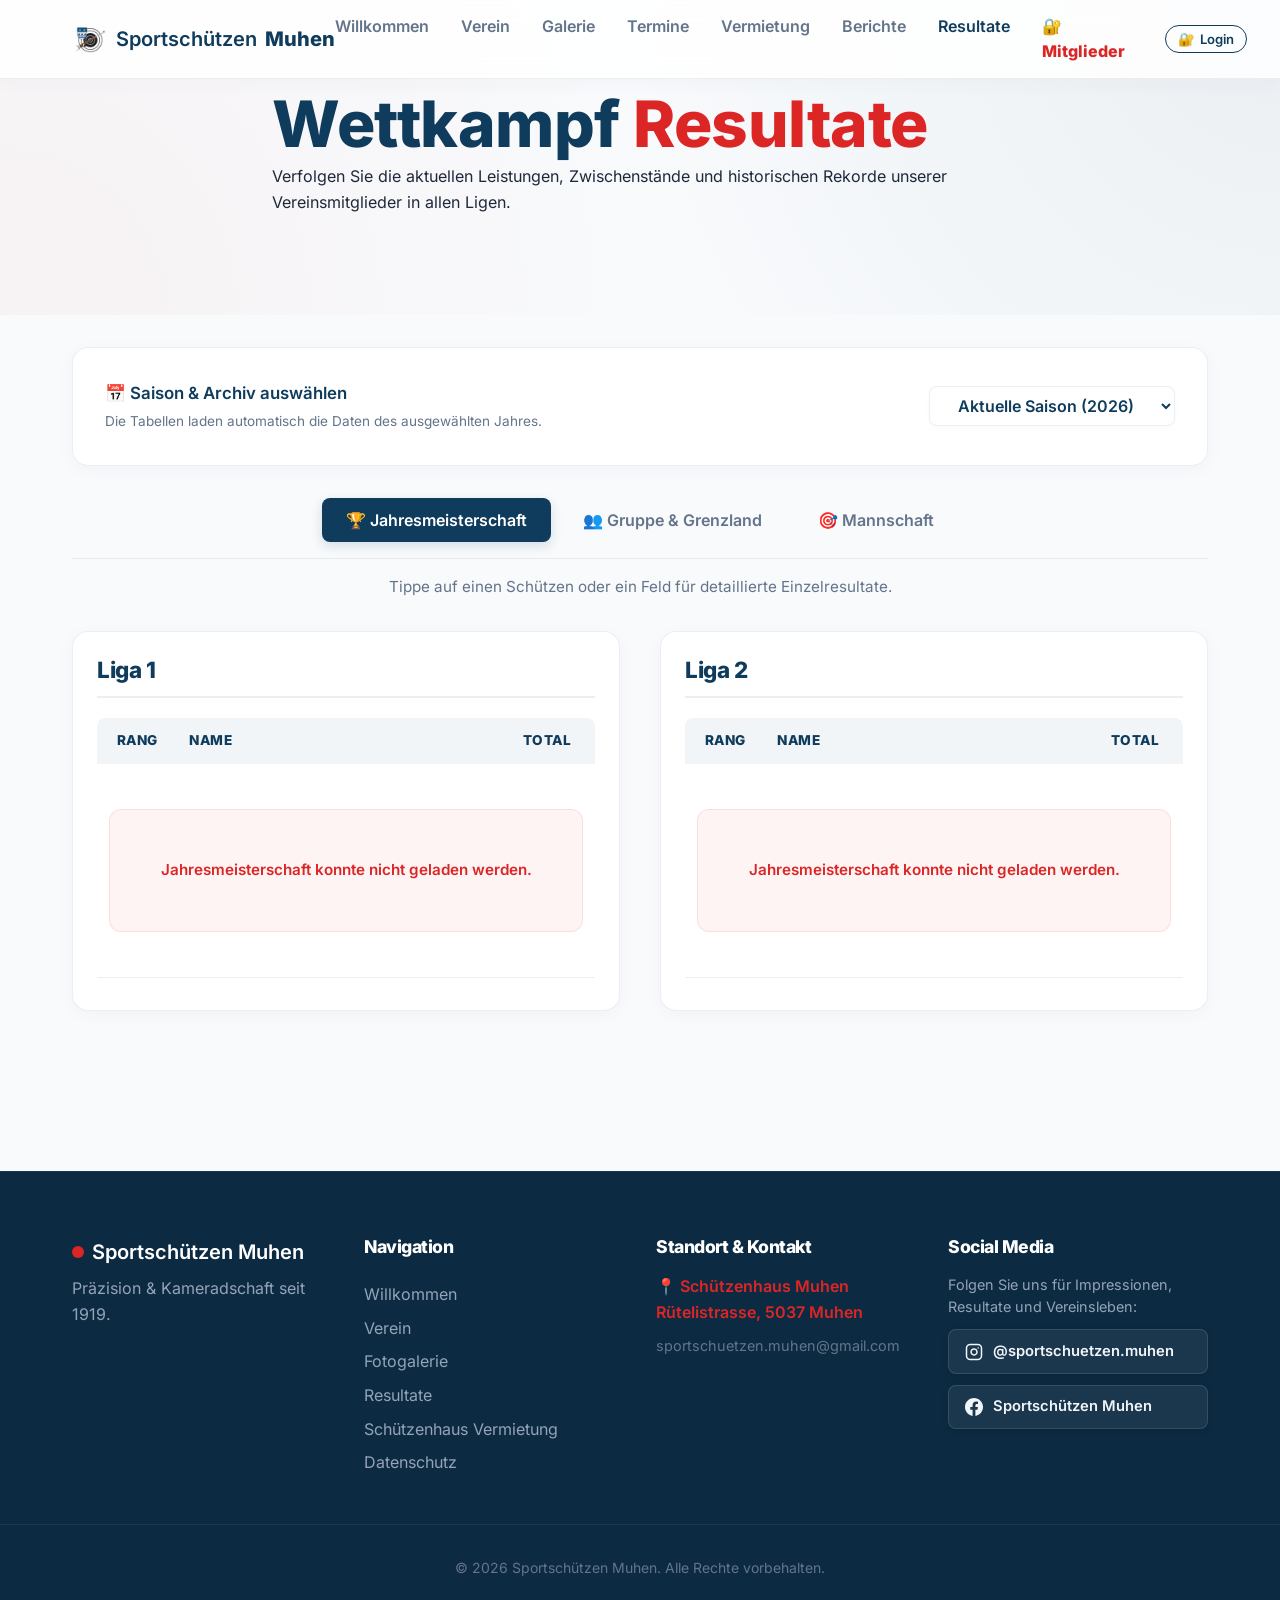
<file: resultate.html>
<!DOCTYPE html>
<html lang="de">
<head>
    <meta charset="UTF-8">
    <meta name="viewport" content="width=device-width, initial-scale=1.0, viewport-fit=cover">
    <title>Resultate - Sportschützen Muhen</title>
    <meta name="description" content="Aktuelle und historische Wettkampfresultate, Gruppenmeisterschaft, Mannschaftsmeisterschaft und Jahresmeisterschaft der Sportschützen Muhen.">
    <link rel="manifest" href="manifest.webmanifest">
    <link rel="stylesheet" href="css/style.css">
    <style>
        .hero-mini {
            min-height: 35vh;
            display: flex;
            align-items: center;
            position: relative;
            padding-top: 80px;
        }
    </style>
</head>
<body>
    <site-header active="resultate"></site-header>

    <main>
        <!-- Mini Hero -->
        <section class="hero-mini">
            <div class="hero-overlay"></div>
            <div class="container hero-content">
                <h1 class="fade-in-up">Wettkampf <span class="text-red">Resultate</span></h1>
                <p class="fade-in-up delay-1">Verfolgen Sie die aktuellen Leistungen, Zwischenstände und historischen Rekorde unserer Vereinsmitglieder in allen Ligen.</p>
            </div>
        </section>

        <!-- Dynamic Year Dropdown & Tabs Container -->
        <section style="padding: 2rem 0 6rem 0;">
            <div class="container">
                
                <!-- Dynamic Archive Selector Card -->
                <div class="glass-card archive-selector-card fade-in-up delay-1">
                    <div>
                        <label for="jahr-select">📅 Saison & Archiv auswählen</label>
                        <p style="font-size: 0.85rem; color: var(--text-muted); margin-top: 0.25rem;">Die Tabellen laden automatisch die Daten des ausgewählten Jahres.</p>
                    </div>
                    <select id="jahr-select" class="select-control">
                        <!-- Dynamically filled by JavaScript -->
                    </select>
                </div>

                <!-- Tabs Navigation mit ARIA-Unterstützung -->
                <div class="dashboard-tabs fade-in-up delay-2" role="tablist" aria-label="Wettkampf-Kategorien">
                    <button class="tab-btn active" role="tab" aria-selected="true" aria-controls="tab-jm" id="tab-btn-jm" data-tab="tab-jm">🏆 Jahresmeisterschaft</button>
                    <button class="tab-btn" role="tab" aria-selected="false" aria-controls="tab-gruppe" id="tab-btn-gruppe" data-tab="tab-gruppe">👥 Gruppe & Grenzland</button>
                    <button class="tab-btn" role="tab" aria-selected="false" aria-controls="tab-mannschaft" id="tab-btn-mannschaft" data-tab="tab-mannschaft">🎯 Mannschaft</button>
                </div>

                <p class="dashboard-subtitle fade-in-up delay-2" id="info-subtitle">Tippe auf einen Schützen oder ein Feld für detaillierte Einzelresultate.</p>

                <!-- TAB CONTENT A: JAHRESMEISTERSCHAFT -->
                <div id="tab-jm" class="tab-content active" role="tabpanel" aria-labelledby="tab-btn-jm">
                    <div class="results-grid-2">
                        <!-- Liga 1 -->
                        <div class="results-card">
                            <h3>Liga 1</h3>
                            <div class="table-responsive">
                                <table class="table-results" id="table-liga1">
                                    <thead>
                                        <tr>
                                            <th scope="col" class="col-rang">Rang</th>
                                            <th scope="col" class="col-name">Name</th>
                                            <th scope="col" class="col-total">Total</th>
                                        </tr>
                                    </thead>
                                    <tbody id="tbody-liga1">
                                        <!-- Loaded dynamically -->
                                    </tbody>
                                </table>
                            </div>
                        </div>

                        <!-- Liga 2 -->
                        <div class="results-card">
                            <h3>Liga 2</h3>
                            <div class="table-responsive">
                                <table class="table-results" id="table-liga2">
                                    <thead>
                                        <tr>
                                            <th scope="col" class="col-rang">Rang</th>
                                            <th scope="col" class="col-name">Name</th>
                                            <th scope="col" class="col-total">Total</th>
                                        </tr>
                                    </thead>
                                    <tbody id="tbody-liga2">
                                        <!-- Loaded dynamically -->
                                    </tbody>
                                </table>
                            </div>
                        </div>
                    </div>
                </div>

                <!-- TAB CONTENT B: GRUPPE & GRENZLAND -->
                <div id="tab-gruppe" class="tab-content" role="tabpanel" aria-labelledby="tab-btn-gruppe">
                    <div class="results-grid-2">
                        <!-- Gruppenmeisterschaft -->
                        <div class="results-card">
                            <h3>Gruppenmeisterschaft (GM)</h3>
                            <div class="table-responsive">
                                <table class="table-results" id="table-gm">
                                    <thead>
                                        <tr>
                                            <th scope="col" style="text-align: left; padding-left: 10px;">Team</th>
                                            <th scope="col" class="col-round-sm">R1</th>
                                            <th scope="col" class="col-round-sm">R2</th>
                                            <th scope="col" class="col-round-sm">R3</th>
                                        </tr>
                                    </thead>
                                    <tbody id="tbody-gm">
                                        <!-- Loaded dynamically -->
                                    </tbody>
                                </table>
                            </div>
                        </div>

                        <!-- Grenzlandcup -->
                        <div class="results-card">
                            <h3>Grenzlandcup (GC)</h3>
                            <div class="table-responsive">
                                <table class="table-results" id="table-gc">
                                    <thead>
                                        <tr>
                                            <th scope="col" style="text-align: left; padding-left: 10px;">Team</th>
                                            <th scope="col" class="col-round-sm">R1</th>
                                            <th scope="col" class="col-round-sm">R2</th>
                                            <th scope="col" class="col-round-sm">R3</th>
                                        </tr>
                                    </thead>
                                    <tbody id="tbody-gc">
                                        <!-- Loaded dynamically -->
                                    </tbody>
                                </table>
                            </div>
                        </div>
                    </div>
                </div>

                <!-- TAB CONTENT C: MANNSCHAFT -->
                <div id="tab-mannschaft" class="tab-content" role="tabpanel" aria-labelledby="tab-btn-mannschaft">
                    <div class="results-card">
                        <div style="display: flex; justify-content: space-between; align-items: center; margin-bottom: 1.25rem; flex-wrap: wrap; gap: 0.5rem;">
                            <h3 style="margin-bottom: 0; padding-bottom: 0; border-bottom: none;">Mannschaftsmeisterschaft (SSV)</h3>
                            <!-- Mobile View Switch Indicator -->
                            <span class="mobile-hint text-muted" style="font-size: 0.85rem;"><i class="fa-solid fa-mobile-screen"></i> Mobile Card-Ansicht aktiv</span>
                        </div>

                        <!-- Desktop Table View -->
                        <div class="table-responsive desktop-only-table">
                            <table class="table-results" id="table-mannschaft" style="table-layout: fixed; min-width: 600px;">
                                <thead>
                                    <tr>
                                        <th scope="col" style="width: 30%; text-align: left; padding-left: 15px;">Team</th>
                                        <th scope="col" style="width: 10%; text-align: center;">R1</th>
                                        <th scope="col" style="width: 10%; text-align: center;">R2</th>
                                        <th scope="col" style="width: 10%; text-align: center;">R3</th>
                                        <th scope="col" style="width: 10%; text-align: center;">R4</th>
                                        <th scope="col" style="width: 10%; text-align: center;">R5</th>
                                        <th scope="col" style="width: 10%; text-align: center;">R6</th>
                                        <th scope="col" style="width: 10%; text-align: center;">R7</th>
                                    </tr>
                                </thead>
                                <tbody id="tbody-mannschaft">
                                    <!-- Loaded dynamically -->
                                </tbody>
                            </table>
                        </div>

                        <!-- Adaptive Mobile Cards View (Kein horizontales Scrollen mehr!) -->
                        <div id="mobile-mannschaft-container" class="mobile-mannschaft-cards" style="display: none;">
                            <!-- Dynamisch befüllt für kleine Bildschirme -->
                        </div>
                    </div>
                </div>

            </div>
        </section>
    </main>

    <site-footer></site-footer>

    <script src="js/auth-session.js"></script>
    <script src="js/components.js"></script>
    <script src="js/main.js"></script>
    <script src="js/resultate.js"></script>
</body>
</html>
</file>
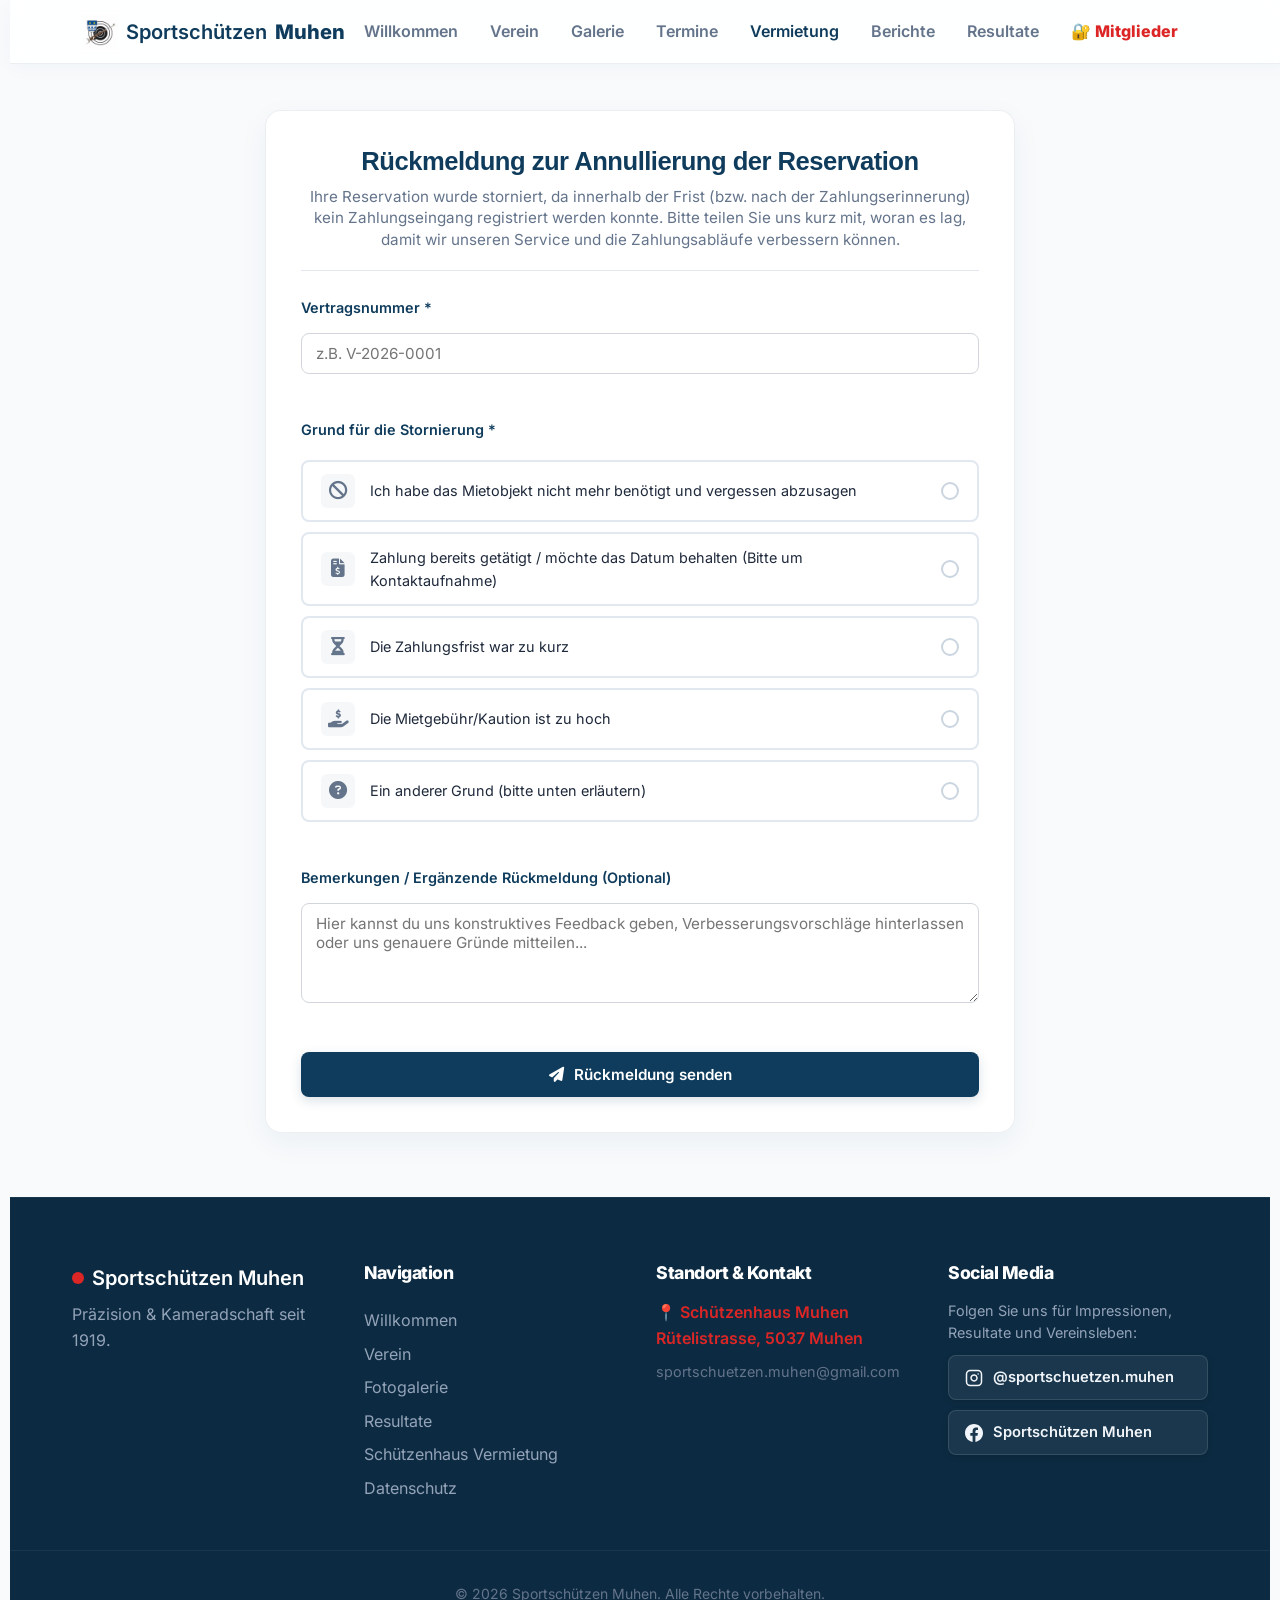
<file: storno_feedback.html>
<!DOCTYPE html>
<html lang="de">
<head>
  <meta charset="UTF-8">
  <meta name="viewport" content="width=device-width, initial-scale=1.0">
  <title>Rückmeldung zur Annullierung der Reservation</title>
  
  <link rel="manifest" href="manifest.webmanifest">
  <!-- FontAwesome Icons -->
  <link rel="stylesheet" href="https://cdnjs.cloudflare.com/ajax/libs/font-awesome/6.4.0/css/all.min.css">
  <link rel="stylesheet" href="css/style.css">

  <style>
    :root {
      --primary-color: #0f3c5c;
      --primary-light: #0a293f;
      --accent-color: #dc2626;
      --text-dark: #1e293b;
      --text-light: #64748b;
      --bg-light: #ffffff;
      --success-color: #28a745;
      --error-color: #dc3545;
      --transition: all 0.3s cubic-bezier(0.4, 0, 0.2, 1);
      --glass-border: rgba(15, 58, 93, 0.08);
      --glass-bg: rgba(255, 255, 255, 0.85);
    }

    body {
      padding: 10px;
    }

    /* Feedback Card Container */
    .feedback-card {
      background: #ffffff;
      backdrop-filter: blur(10px);
      border-radius: 16px;
      padding: 35px;
      box-shadow: 0 10px 30px rgba(15, 58, 93, 0.05);
      border: 1px solid var(--glass-border);
      max-width: 750px;
      margin: 0 auto;
      animation: fadeIn 0.4s ease;
    }

    header {
      margin-bottom: 25px;
      text-align: center;
      border-bottom: 1px solid #e2e8f0;
      padding-bottom: 20px;
    }

    header h1 {
      font-family: 'Space Grotesk', sans-serif;
      font-size: 1.6rem;
      color: var(--primary-color);
      font-weight: 700;
      margin-bottom: 8px;
    }

    header p {
      font-size: 0.95rem;
      color: var(--text-light);
      line-height: 1.4;
    }

    .feedback-form {
      display: flex;
      flex-direction: column;
      gap: 20px;
    }

    .form-group {
      display: flex;
      flex-direction: column;
      gap: 6px;
    }

    label {
      font-size: 0.9rem;
      font-weight: 600;
      color: var(--primary-color);
    }

    input, textarea {
      font-family: inherit;
      font-size: 0.95rem;
      padding: 10px 14px;
      border: 1px solid #d2d6dc;
      border-radius: 8px;
      outline: none;
      background-color: var(--bg-light);
      transition: var(--transition);
    }

    input:focus, textarea:focus {
      border-color: var(--primary-color);
      box-shadow: 0 0 0 3px rgba(15, 58, 93, 0.12);
      background-color: white;
    }

    input[readonly] {
      background-color: rgba(15, 58, 93, 0.05);
      color: var(--primary-color);
      font-weight: 600;
      cursor: not-allowed;
      border-color: rgba(15, 58, 93, 0.15);
    }

    textarea {
      resize: vertical;
      min-height: 100px;
    }

    /* Premium Radio Card Deck */
    .reason-cards {
      display: flex;
      flex-direction: column;
      gap: 10px;
      margin-top: 5px;
    }

    .reason-card {
      display: flex;
      align-items: center;
      gap: 15px;
      padding: 12px 18px;
      border: 2px solid #e2e8f0;
      border-radius: 8px;
      cursor: pointer;
      transition: var(--transition);
      user-select: none;
    }

    .reason-card:hover {
      border-color: var(--primary-light);
      background-color: rgba(15, 58, 93, 0.02);
    }

    .reason-card.selected {
      border-color: var(--primary-color);
      background-color: rgba(15, 58, 93, 0.04);
    }

    .reason-card-icon {
      font-size: 1.15rem;
      color: var(--text-light);
      background-color: rgba(15, 60, 92, 0.04);
      width: 34px;
      height: 34px;
      border-radius: 6px;
      display: flex;
      align-items: center;
      justify-content: center;
      flex-shrink: 0;
      transition: var(--transition);
    }

    .reason-card.selected .reason-card-icon {
      color: white;
      background-color: var(--primary-color);
    }

    .reason-card-text {
      flex-grow: 1;
      font-size: 0.9rem;
      font-weight: 500;
      color: var(--text-dark);
      transition: var(--transition);
    }

    .reason-card.selected .reason-card-text {
      color: var(--primary-color);
      font-weight: 600;
    }

    .reason-radio {
      width: 18px;
      height: 18px;
      border-radius: 50%;
      border: 2px solid #cbd5e0;
      display: flex;
      align-items: center;
      justify-content: center;
      flex-shrink: 0;
      transition: var(--transition);
    }

    .reason-card.selected .reason-radio {
      border-color: var(--primary-color);
    }

    .reason-card.selected .reason-radio::after {
      content: '';
      width: 8px;
      height: 8px;
      border-radius: 50%;
      background-color: var(--primary-color);
      display: block;
    }

    /* Submit Button styling */
    .btn-submit {
      font-family: inherit;
      font-size: 0.95rem;
      font-weight: 600;
      color: white;
      background-color: var(--primary-color);
      border: none;
      border-radius: 8px;
      padding: 13px;
      cursor: pointer;
      display: flex;
      align-items: center;
      justify-content: center;
      gap: 10px;
      margin-top: 5px;
      box-shadow: 0 4px 12px rgba(15, 58, 93, 0.15);
      transition: var(--transition);
    }

    .btn-submit:hover {
      background-color: var(--primary-light);
      transform: translateY(-2px);
      box-shadow: 0 6px 18px rgba(15, 58, 93, 0.25);
    }

    .btn-submit:active {
      transform: translateY(0);
    }

    /* Success / Feedback Overlay View */
    .success-view {
      display: none;
      flex-direction: column;
      align-items: center;
      text-align: center;
      padding: 20px 0;
      animation: fadeIn 0.4s ease;
    }

    .success-view.active {
      display: flex;
    }

    .success-icon {
      font-size: 3.5rem;
      color: var(--success-color);
      background-color: rgba(40, 167, 69, 0.1);
      width: 85px;
      height: 85px;
      border-radius: 50%;
      display: flex;
      align-items: center;
      justify-content: center;
      margin-bottom: 20px;
      box-shadow: 0 8px 24px rgba(40, 167, 69, 0.15);
    }

    .success-view h2 {
      font-family: 'Space Grotesk', sans-serif;
      font-size: 1.5rem;
      color: var(--primary-color);
      margin-bottom: 10px;
    }

    .success-view p {
      font-size: 0.95rem;
      color: var(--text-light);
      line-height: 1.4;
      max-width: 480px;
      margin-bottom: 25px;
    }

    .btn-back {
      display: inline-flex;
      align-items: center;
      gap: 8px;
      color: var(--primary-color);
      text-decoration: none;
      font-weight: 600;
      font-size: 0.9rem;
      transition: var(--transition);
    }

    .btn-back:hover {
      color: var(--accent-color);
      transform: translateX(-4px);
    }

    /* Custom Toast Notifications */
    .custom-toast {
      position: fixed;
      bottom: 20px;
      right: 20px;
      background: white;
      border-radius: 10px;
      padding: 15px 20px;
      box-shadow: 0 10px 30px rgba(0,0,0,0.15);
      z-index: 1000;
      display: flex;
      align-items: center;
      gap: 12px;
      transform: translateY(100px);
      opacity: 0;
      transition: all 0.4s cubic-bezier(0.175, 0.885, 0.32, 1.275);
    }

    .custom-toast.active {
      transform: translateY(0);
      opacity: 1;
    }

    .toast-icon.error { color: var(--error-color); }

    .toast-message h4 {
      font-size: 0.9rem;
      font-weight: 600;
      color: var(--text-dark);
      margin-bottom: 2px;
    }

    .toast-message p {
      font-size: 0.8rem;
      color: var(--text-light);
    }

    /* Animations */
    @keyframes fadeIn {
      from { opacity: 0; transform: translateY(15px); }
      to { opacity: 1; transform: translateY(0); }
    }
  </style>
</head>
<body>
    <site-header active="vermietung"></site-header>

  <!-- Feedback Card Embeddable Widget -->
  <div class="feedback-card" style="margin-top: 100px;">
    
    <!-- Title & Description Header -->
    <header id="form-header">
      <h1>Rückmeldung zur Annullierung der Reservation</h1>
      <p>Ihre Reservation wurde storniert, da innerhalb der Frist (bzw. nach der Zahlungserinnerung) kein Zahlungseingang registriert werden konnte. Bitte teilen Sie uns kurz mit, woran es lag, damit wir unseren Service und die Zahlungsabläufe verbessern können.</p>
    </header>
    
    <!-- Interactive Form View -->
    <form class="feedback-form" id="feedback-form" onsubmit="submitFeedback(event)">
      
      <!-- Pre-filled locked Contract number -->
      <div class="form-group">
        <label for="vertragsnummer">Vertragsnummer *</label>
        <input type="text" id="vertragsnummer" required placeholder="z.B. V-2026-0001">
      </div>

      <!-- Premium Choice cards -->
      <div class="form-group">
        <label>Grund für die Stornierung *</label>
        <div class="reason-cards">
          
          <div class="reason-card" onclick="selectReason(this, 'Mietobjekt nicht mehr benötigt & vergessen abzusagen')">
            <div class="reason-card-icon"><i class="fa-solid fa-ban"></i></div>
            <div class="reason-card-text">Ich habe das Mietobjekt nicht mehr benötigt und vergessen abzusagen</div>
            <div class="reason-radio"></div>
          </div>

          <div class="reason-card" onclick="selectReason(this, 'Zahlung bereits getätigt / Datum behalten')">
            <div class="reason-card-icon"><i class="fa-solid fa-file-invoice-dollar"></i></div>
            <div class="reason-card-text">Zahlung bereits getätigt / möchte das Datum behalten (Bitte um Kontaktaufnahme)</div>
            <div class="reason-radio"></div>
          </div>

          <div class="reason-card" onclick="selectReason(this, 'Zahlungsfrist war zu kurz')">
            <div class="reason-card-icon"><i class="fa-solid fa-hourglass-half"></i></div>
            <div class="reason-card-text">Die Zahlungsfrist war zu kurz</div>
            <div class="reason-radio"></div>
          </div>

          <div class="reason-card" onclick="selectReason(this, 'Mietgebühr/Kaution zu hoch')">
            <div class="reason-card-icon"><i class="fa-solid fa-hand-holding-dollar"></i></div>
            <div class="reason-card-text">Die Mietgebühr/Kaution ist zu hoch</div>
            <div class="reason-radio"></div>
          </div>

          <div class="reason-card" onclick="selectReason(this, 'Anderer Grund')">
            <div class="reason-card-icon"><i class="fa-solid fa-circle-question"></i></div>
            <div class="reason-card-text">Ein anderer Grund (bitte unten erläutern)</div>
            <div class="reason-radio"></div>
          </div>

        </div>
      </div>

      <!-- Detailed comment field -->
      <div class="form-group">
        <label for="bemerkung">Bemerkungen / Ergänzende Rückmeldung (Optional)</label>
        <textarea id="bemerkung" placeholder="Hier kannst du uns konstruktives Feedback geben, Verbesserungsvorschläge hinterlassen oder uns genauere Gründe mitteilen..."></textarea>
      </div>

      <button type="submit" class="btn-submit" id="btn-submit">
        <i class="fa-solid fa-paper-plane"></i> Rückmeldung senden
      </button>
    </form>

    <!-- Success Screen (Shown dynamically upon success) -->
    <div class="success-view" id="success-view">
      <div class="success-icon"><i class="fa-solid fa-check"></i></div>
      <h2>Vielen Dank für deine Rückmeldung!</h2>
      <p>Deine Rückmeldung wurde erfolgreich verbucht. Dein offenes Feedback hilft uns sehr dabei, die Vermietung der Schützenstube Muhen in Zukunft noch kundenfreundlicher zu gestalten.</p>
      <a href="https://www.sportschuetzen-muhen.ch" class="btn-back">
        <i class="fa-solid fa-arrow-left"></i> Zurück zur Homepage
      </a>
    </div>

  </div>

  <!-- Error Toast -->
  <div class="custom-toast" id="toast">
    <div class="toast-icon error" id="toast-icon"><i class="fa-solid fa-circle-exclamation"></i></div>
    <div class="toast-message">
      <h4 id="toast-title">Fehler</h4>
      <p id="toast-desc">Es ist ein Fehler aufgetreten.</p>
    </div>
  </div>

  <script>
    // Config: Live-URL eures Cloudflare Worker CORS-Proxys
    const WEB_APP_URL = "https://v1-vorstand-api.dan-hunziker73.workers.dev/?module=vermietung&action=feedback";

    let selectedReasonVal = "";

    // On Load: Query Parameter 'vnr' auslesen & eintragen
    window.addEventListener('DOMContentLoaded', () => {
      const urlParams = new URLSearchParams(window.location.search);
      const vnr = urlParams.get('vnr');
      
      if (vnr) {
        const vnrInput = document.getElementById('vertragsnummer');
        vnrInput.value = vnr;
        vnrInput.readOnly = true;
      }
    });

    // Reason card selection
    function selectReason(cardElement, reasonText) {
      document.querySelectorAll('.reason-card').forEach(card => {
        card.classList.remove('selected');
      });
      cardElement.classList.add('selected');
      selectedReasonVal = reasonText;
    }

    // Submit Feedback
    async function submitFeedback(e) {
      e.preventDefault();
      
      const vnr = document.getElementById('vertragsnummer').value.trim();
      const bemerkung = document.getElementById('bemerkung').value.trim();
      const btn = document.getElementById('btn-submit');
      
      if (!selectedReasonVal) {
        showErrorToast("Bitte wähle einen Grund für die Stornierung aus.");
        return;
      }

      const originalHtml = btn.innerHTML;
      btn.disabled = true;
      btn.innerHTML = `<i class="fa-solid fa-circle-notch fa-spin"></i> Übermittle Rückmeldung...`;

      // Payload aufbauen
      const payload = {
        action: "feedback",
        vertragsnummer: vnr,
        grund: selectedReasonVal,
        bemerkung: bemerkung
      };

      try {
        const response = await fetch(WEB_APP_URL, {
          method: 'POST',
          mode: 'cors',
          headers: {
            'Content-Type': 'application/json'
          },
          body: JSON.stringify(payload)
        });

        if (!response.ok) {
          throw new Error("HTTP Fehler " + response.status);
        }

        const result = await response.json();

        if (result.success) {
          document.getElementById('feedback-form').style.display = 'none';
          document.getElementById('form-header').style.display = 'none';
          document.getElementById('success-view').classList.add('active');
        } else {
          showErrorToast(result.error || "Rückmeldung fehlgeschlagen. Bitte versuche es später nochmals.");
        }

      } catch (error) {
        console.error("Fehler beim Senden des Feedbacks:", error);
        showErrorToast("Verbindungsfehler. Bitte wende dich direkt an sportschuetzen.muhen@gmail.com.");
      } finally {
        btn.disabled = false;
        btn.innerHTML = originalHtml;
      }
    }

    // Show Error Toast
    function showErrorToast(msg) {
      const toast = document.getElementById('toast');
      const tDesc = document.getElementById('toast-desc');
      tDesc.textContent = msg;

      toast.classList.add('active');
      setTimeout(() => {
        toast.classList.remove('active');
      }, 6000);
    }
  </script>

  <site-footer></site-footer>
    
  <script src="js/components.js"></script>
  <script src="js/main.js"></script>
</body>
</html>
</file>
<file: css/style.css>
/* Self-Hosted Fonts: Inter & Outfit (100% nDSG / DSGVO konform) */
@font-face {
    font-family: 'Inter';
    font-style: normal;
    font-weight: 300;
    font-display: swap;
    src: url('../assets/fonts/inter-latin-300-normal.woff2') format('woff2');
}
@font-face {
    font-family: 'Inter';
    font-style: normal;
    font-weight: 400;
    font-display: swap;
    src: url('../assets/fonts/inter-latin-400-normal.woff2') format('woff2');
}
@font-face {
    font-family: 'Inter';
    font-style: normal;
    font-weight: 600;
    font-display: swap;
    src: url('../assets/fonts/inter-latin-600-normal.woff2') format('woff2');
}
@font-face {
    font-family: 'Inter';
    font-style: normal;
    font-weight: 800;
    font-display: swap;
    src: url('../assets/fonts/inter-latin-800-normal.woff2') format('woff2');
}
@font-face {
    font-family: 'Outfit';
    font-style: normal;
    font-weight: 400;
    font-display: swap;
    src: url('../assets/fonts/outfit-latin-400-normal.woff2') format('woff2');
}
@font-face {
    font-family: 'Outfit';
    font-style: normal;
    font-weight: 700;
    font-display: swap;
    src: url('../assets/fonts/outfit-latin-700-normal.woff2') format('woff2');
}

:root {
    --primary-color: #0f3c5c; /* navy-600 */
    --primary-hover: #0a293f; /* navy-750 */
    --accent-color: #dc2626; /* red-600 */
    --accent-hover: #b91c1c; /* red-700 */
    --bg-dark: #f8fafc; /* slate-50 (main background) */
    --bg-card: #ffffff; /* pure white for cards */
    --text-light: #1e293b; /* slate-800 for main text */
    --text-muted: #64748b; /* slate-500 for muted text */
    --glass-border: rgba(15, 58, 93, 0.08); /* soft border in navy tint */
    --glass-bg: rgba(255, 255, 255, 0.85); /* white glass background */
    --transition: all 0.3s cubic-bezier(0.4, 0, 0.2, 1);
}

* {
    margin: 0;
    padding: 0;
    box-sizing: border-box;
    -webkit-tap-highlight-color: transparent;
}

input, select, textarea, button {
    font-family: inherit;
}

/* Verhindert automatisches Hereinzoomen auf iOS Safari (Schriftgroesse mindestens 16px) */
input, select, textarea {
    font-size: 16px;
}

body {
    font-family: 'Inter', sans-serif;
    background-color: var(--bg-dark);
    color: var(--text-light);
    line-height: 1.6;
    overflow-x: hidden;
}

body.no-scroll {
    overflow: hidden;
}

a {
    text-decoration: none;
    color: inherit;
}

.container {
    max-width: 1200px;
    margin: 0 auto;
    padding: 0 2rem;
}

@media (max-width: 768px) {
    .container {
        padding: 0 1.25rem;
    }
}

/* Typography */
h1, h2, h3, h4 {
    font-weight: 800;
    line-height: 1.25;
    color: var(--primary-color);
    letter-spacing: -0.5px;
}

h1 {
    font-size: clamp(2.2rem, 6vw, 4rem);
}

h2 {
    font-size: clamp(1.8rem, 4vw, 2.5rem);
    margin-bottom: 1rem;
}

.text-bold {
    font-weight: 800;
}

.text-red {
    color: var(--accent-color);
}

/* Header & Nav */
.glass-nav {
    position: fixed;
    top: 0;
    width: 100%;
    z-index: 100;
    background: var(--glass-bg);
    backdrop-filter: blur(12px);
    -webkit-backdrop-filter: blur(12px);
    border-bottom: 1px solid var(--glass-border);
    padding: max(0.85rem, env(safe-area-inset-top)) 0 0.85rem 0;
    box-shadow: 0 4px 20px rgba(15, 58, 93, 0.03);
    transition: padding 0.3s ease;
}

.nav-content {
    display: flex;
    justify-content: space-between;
    align-items: center;
}

.logo {
    font-size: 1.25rem;
    font-weight: 600;
    display: flex;
    align-items: center;
    gap: 0.5rem;
    color: var(--primary-color);
}

.red-dot {
    width: 12px;
    height: 12px;
    background-color: var(--accent-color);
    border-radius: 50%;
    display: inline-block;
}

.logo-img {
    height: 36px;
    width: auto;
    object-fit: contain;
}

.desktop-nav {
    display: flex;
    gap: 2rem;
}

.desktop-nav a {
    font-weight: 600;
    color: var(--text-muted);
    transition: var(--transition);
}

.desktop-nav a:hover,
.desktop-nav a.active {
    color: var(--primary-color);
}

/* Buttons */
.btn {
    display: inline-block;
    padding: 0.75rem 1.5rem;
    border-radius: 0.5rem;
    font-weight: 600;
    transition: var(--transition);
    cursor: pointer;
    border: none;
    text-align: center;
}

.btn-primary {
    background-color: var(--primary-color);
    color: white;
}

.btn-primary:hover {
    background-color: var(--primary-hover);
    transform: translateY(-2px);
    box-shadow: 0 4px 12px rgba(15, 58, 93, 0.15);
}

.btn-secondary {
    background-color: rgba(15, 58, 93, 0.05);
    color: var(--primary-color);
}

.btn-secondary:hover {
    background-color: rgba(15, 58, 93, 0.1);
    transform: translateY(-2px);
}

.btn-outline {
    border: 1px solid var(--primary-color);
    color: var(--primary-color);
    background: transparent;
}

.btn-outline:hover {
    background-color: var(--primary-color);
    color: white;
}

/* Hero Section */
.hero {
    min-height: 100vh;
    display: flex;
    align-items: center;
    position: relative;
    padding-top: 80px;
}

.hero-overlay {
    position: absolute;
    top: 0;
    left: 0;
    width: 100%;
    height: 100%;
    background: radial-gradient(circle at top right, rgba(15, 60, 92, 0.06), transparent 50%),
                radial-gradient(circle at bottom left, rgba(220, 38, 38, 0.04), transparent 50%);
    z-index: -1;
}

.hero-content {
    max-width: 800px;
}

.hero h1 {
    font-size: clamp(2rem, 6vw, 4.2rem);
    margin-bottom: 1.5rem;
    color: var(--primary-color);
}

.hero p {
    font-size: 1.25rem;
    color: var(--text-muted);
    margin-bottom: 2rem;
    max-width: 600px;
}

.hero-actions {
    display: flex;
    gap: 1rem;
}

/* Sections */
section {
    padding: 6rem 0;
}

.section-header {
    text-align: center;
    margin-bottom: 4rem;
    max-width: 600px;
    margin-left: auto;
    margin-right: auto;
}

.section-header h2 {
    color: var(--primary-color);
}

.section-header p {
    color: var(--text-muted);
    font-size: 1.1rem;
}

/* Cards */
.grid-3 {
    display: grid;
    grid-template-columns: repeat(auto-fit, minmax(300px, 1fr));
    gap: 2rem;
}

.glass-card {
    background: var(--bg-card);
    border: 1px solid var(--glass-border);
    border-radius: 1rem;
    padding: 2rem;
    box-shadow: 0 4px 20px rgba(15, 58, 93, 0.03);
    transition: transform 0.3s ease, box-shadow 0.3s ease;
}

.glass-card:hover {
    transform: translateY(-5px);
    box-shadow: 0 10px 30px rgba(15, 58, 93, 0.08);
}

.card-icon {
    font-size: 2.5rem;
    margin-bottom: 1rem;
}

.glass-card h3 {
    margin-bottom: 1rem;
    font-size: 1.25rem;
    color: var(--primary-color);
}

.glass-card p {
    color: var(--text-muted);
}

/* Reports */
.reports-grid {
    display: grid;
    grid-template-columns: repeat(auto-fill, minmax(350px, 1fr));
    gap: 2rem;
}

.report-card {
    padding: 0;
    overflow: hidden;
}

.report-image {
    width: 100%;
    height: 200px;
    background-size: cover;
    background-position: center;
}

.report-content {
    padding: 1.5rem;
}

.report-date {
    font-size: 0.875rem;
    color: var(--accent-color);
    font-weight: 600;
    margin-bottom: 0.5rem;
    display: block;
}

.report-content h3 {
    margin-bottom: 0.5rem;
    color: var(--primary-color);
}

.report-content p {
    margin-bottom: 1rem;
    color: var(--text-muted);
}

.read-more {
    color: var(--accent-color);
    font-weight: 600;
    transition: color 0.2s;
}

.read-more:hover {
    text-decoration: underline;
    color: var(--accent-hover);
}

/* Footer (Elegantes Premium Navy Footer für perfekten Kontrast) */
footer {
    background-color: #0c2b42;
    border-top: 1px solid rgba(255, 255, 255, 0.05);
    padding: 4rem 0 2rem;
    margin-top: 4rem;
    color: #f8fafc;
}

.footer-content {
    display: grid;
    grid-template-columns: repeat(auto-fit, minmax(250px, 1fr));
    gap: 2rem;
    margin-bottom: 3rem;
}

.footer-brand .logo {
    color: #ffffff;
    margin-bottom: 0.5rem;
}

.footer-brand p {
    color: #94a3b8;
}

.footer-links {
    display: flex;
    flex-direction: column;
    gap: 0.5rem;
}

.footer-links h4, .footer-contact h4 {
    margin-bottom: 1rem;
    color: #ffffff;
    font-size: 1.1rem;
}

.footer-links a {
    color: #94a3b8;
    transition: color 0.2s;
}

.footer-links a:hover {
    color: var(--accent-color);
}

.footer-contact p {
    color: #94a3b8;
}

/* Footer Social Media */
.footer-social h4 {
    margin-bottom: 1rem;
    color: #ffffff;
    font-size: 1.1rem;
}

.footer-social p {
    color: #94a3b8;
    font-size: 0.9rem;
    line-height: 1.5;
}

.footer-social-links {
    display: flex;
    flex-direction: column;
    gap: 0.65rem;
}

.social-btn {
    display: inline-flex;
    align-items: center;
    gap: 0.65rem;
    padding: 0.6rem 1rem;
    border-radius: 8px;
    font-size: 0.92rem;
    font-weight: 600;
    text-decoration: none;
    transition: all 0.25s ease;
    color: #f1f5f9;
    background: rgba(255, 255, 255, 0.06);
    border: 1px solid rgba(255, 255, 255, 0.12);
    box-shadow: 0 2px 6px rgba(0, 0, 0, 0.15);
}

.social-btn .social-icon {
    flex-shrink: 0;
    transition: transform 0.25s ease;
}

.social-btn:hover {
    transform: translateY(-2px);
    color: #ffffff;
}

.social-btn:hover .social-icon {
    transform: scale(1.12);
}

.social-btn-instagram:hover {
    background: linear-gradient(45deg, #f09433 0%, #e6683c 25%, #dc2743 50%, #cc2366 75%, #bc1888 100%);
    border-color: transparent;
    box-shadow: 0 4px 15px rgba(220, 39, 67, 0.4);
}

.social-btn-facebook:hover {
    background: #1877f2;
    border-color: transparent;
    box-shadow: 0 4px 15px rgba(24, 119, 242, 0.4);
}

/* Social Connect Cards (für Inhaltsbereiche) */
.social-connect-card {
    display: inline-flex;
    align-items: center;
    gap: 0.9rem;
    padding: 0.85rem 1.35rem;
    background: #ffffff;
    border: 1px solid var(--glass-border);
    border-radius: 12px;
    box-shadow: 0 4px 15px rgba(15, 58, 93, 0.05);
    transition: all 0.3s cubic-bezier(0.4, 0, 0.2, 1);
    text-decoration: none;
    color: var(--text-color);
    text-align: left;
}

.social-connect-card:hover {
    transform: translateY(-3px);
    box-shadow: 0 8px 25px rgba(15, 58, 93, 0.12);
}

.social-connect-card .sc-icon {
    display: flex;
    align-items: center;
    justify-content: center;
    width: 44px;
    height: 44px;
    border-radius: 10px;
    color: white;
    flex-shrink: 0;
    transition: transform 0.3s ease;
}

.social-connect-card:hover .sc-icon {
    transform: scale(1.1);
}

.social-connect-card.sc-instagram .sc-icon {
    background: linear-gradient(45deg, #f09433 0%, #e6683c 25%, #dc2743 50%, #cc2366 75%, #bc1888 100%);
}

.social-connect-card.sc-facebook .sc-icon {
    background: #1877f2;
}

.social-connect-card .sc-platform {
    font-size: 0.88rem;
    font-weight: 700;
    color: var(--primary-color);
    line-height: 1.2;
}

.social-connect-card .sc-handle {
    font-size: 0.82rem;
    color: var(--text-muted);
}

.footer-bottom {
    text-align: center;
    padding-top: 2rem;
    border-top: 1px solid rgba(255, 255, 255, 0.05);
    color: #64748b;
    font-size: 0.875rem;
}

/* Animations */
.fade-in-up {
    opacity: 0;
    transform: translateY(20px);
    animation: fadeInUp 0.8s forwards;
}

.delay-1 { animation-delay: 0.2s; }
.delay-2 { animation-delay: 0.4s; }

@keyframes fadeInUp {
    to {
        opacity: 1;
        transform: translateY(0);
    }
}

/* Form Styles */
.form-group {
    margin-bottom: 1.5rem;
}

.form-group label {
    display: block;
    margin-bottom: 0.5rem;
    font-weight: 600;
    color: var(--primary-color);
}

.form-control {
    width: 100%;
    padding: 0.75rem 1rem;
    border-radius: 0.5rem;
    background: #ffffff;
    border: 1px solid var(--glass-border);
    color: var(--text-light);
    font-family: inherit;
    transition: border-color 0.3s, box-shadow 0.3s;
}

.form-control:focus {
    outline: none;
    border-color: var(--primary-color);
    box-shadow: 0 0 0 3px rgba(15, 60, 92, 0.1);
}

textarea.form-control {
    min-height: 120px;
    resize: vertical;
}

.file-input-wrapper {
    position: relative;
    overflow: hidden;
    display: inline-block;
    width: 100%;
}

.file-input-wrapper input[type="file"] {
    position: absolute;
    left: 0;
    top: 0;
    opacity: 0;
    cursor: pointer;
    height: 100%;
    width: 100%;
}

.file-input-button {
    display: flex;
    align-items: center;
    justify-content: center;
    gap: 0.5rem;
    padding: 2rem;
    border: 2px dashed var(--glass-border);
    border-radius: 0.5rem;
    text-align: center;
    color: var(--text-muted);
    transition: var(--transition);
}

.file-input-wrapper:hover .file-input-button {
    border-color: var(--accent-color);
    color: var(--primary-color);
}

/* Utilities */
.text-center { text-align: center; }
.mt-4 { margin-top: 1rem; }
.mb-4 { margin-bottom: 1rem; }

/* Grid 4 */
.grid-4 {
    display: grid;
    grid-template-columns: repeat(auto-fit, minmax(250px, 1fr));
    gap: 2rem;
}

/* Vermietung Teaser */
.vermietung-banner {
    background: linear-gradient(135deg, var(--bg-card), rgba(15, 60, 92, 0.03));
    border: 1px solid var(--glass-border);
    border-radius: 1rem;
    padding: 3rem;
    text-align: center;
    box-shadow: 0 10px 30px rgba(15, 58, 93, 0.04);
}

.vermietung-banner h2 {
    color: var(--primary-color);
}

.vermietung-content p {
    color: var(--text-light);
    max-width: 700px;
    margin: 0 auto 2rem;
}

/* Termine List */
.termine-list {
    display: flex;
    flex-direction: column;
    gap: 1rem;
    max-width: 800px;
    margin: 0 auto;
}

.termin-item {
    background: var(--bg-card);
    border: 1px solid var(--glass-border);
    border-radius: 0.5rem;
    padding: 1.5rem;
    display: flex;
    justify-content: space-between;
    align-items: center;
    transition: var(--transition);
    box-shadow: 0 4px 12px rgba(15, 58, 93, 0.02);
}

.termin-item:hover {
    transform: translateX(5px);
    border-color: var(--accent-color);
    box-shadow: 0 6px 18px rgba(15, 58, 93, 0.06);
}

.termin-date {
    display: flex;
    flex-direction: column;
    align-items: center;
    justify-content: center;
    background: rgba(15, 60, 92, 0.05);
    color: var(--primary-color);
    padding: 0.5rem 1rem;
    border-radius: 0.5rem;
    font-weight: 800;
    min-width: 80px;
}

.termin-date .day { font-size: 1.5rem; line-height: 1; }
.termin-date .month { font-size: 0.9rem; text-transform: uppercase; }

.termin-details {
    flex-grow: 1;
    margin-left: 1.5rem;
}

.termin-details h3 {
    margin-bottom: 0.25rem;
    font-size: 1.2rem;
    color: var(--primary-color);
}

.termin-details p {
    color: var(--text-muted);
    font-size: 0.9rem;
}

.loading-spinner {
    text-align: center;
    padding: 2rem;
    color: var(--text-muted);
}

/* Mobile Menu Toggle (44x44px Touch-Target nach WCAG 2.5.5 & Apple HIG) */
.mobile-toggle {
    display: none;
    flex-direction: column;
    justify-content: center;
    align-items: center;
    gap: 5px;
    background: none;
    border: none;
    cursor: pointer;
    z-index: 101;
    width: 44px;
    height: 44px;
    padding: 10px;
    border-radius: 8px;
    -webkit-tap-highlight-color: transparent;
}

.mobile-toggle span {
    width: 24px;
    height: 3px;
    background-color: var(--primary-color);
    border-radius: 3px;
    transition: all 0.3s;
}

/* Responsive Navigation Breakpoint (Bis 1024px für Tablets im Hochformat & Smartphones) */
@media (max-width: 1024px) {
    .desktop-nav {
        display: none;
        position: fixed;
        top: 0;
        left: 0;
        width: 100%;
        height: 100vh;
        height: 100dvh;
        background: rgba(255, 255, 255, 0.98);
        backdrop-filter: blur(16px);
        -webkit-backdrop-filter: blur(16px);
        flex-direction: column;
        justify-content: center;
        align-items: center;
        z-index: 99;
        padding: max(2rem, env(safe-area-inset-top)) 1.5rem max(2rem, env(safe-area-inset-bottom));
        overflow-y: auto;
    }

    .desktop-nav.open {
        display: flex;
    }

    .desktop-nav a {
        font-size: 1.35rem;
        margin: 0.75rem 0;
        padding: 0.5rem 1.25rem;
        border-radius: 8px;
    }

    .mobile-toggle {
        display: flex;
    }

    .mobile-toggle.active span:nth-child(1) {
        transform: rotate(45deg) translate(5px, 6px);
    }
    .mobile-toggle.active span:nth-child(2) {
        opacity: 0;
    }
    .mobile-toggle.active span:nth-child(3) {
        transform: rotate(-45deg) translate(5px, -6px);
    }
}

/* Smartphone & kleinere Bildschirme (<= 768px) */
@media (max-width: 768px) {
    .admin-btn {
        display: none;
    }

    .hero p {
        font-size: 1.05rem;
    }
    
    .termin-item {
        flex-direction: column;
        align-items: flex-start;
        gap: 1rem;
    }
    
    .termin-details {
        margin-left: 0;
    }

    section {
        padding: 3rem 0;
    }

    .glass-card {
        padding: 1.25rem;
    }

    .hero-actions {
        flex-direction: column;
        width: 100%;
    }

    .hero-actions .btn {
        width: 100%;
    }

    .footer-content {
        text-align: center;
    }

    .footer-social-links {
        align-items: center;
    }
}

/* Timeline */
.timeline {
    position: relative;
    max-width: 800px;
    margin: 3rem auto;
    padding-left: 2rem;
    border-left: 3px solid var(--accent-color);
}

.timeline-item {
    position: relative;
    margin-bottom: 3rem;
}

.timeline-item::before {
    content: '';
    position: absolute;
    left: -2.75rem;
    top: 0;
    width: 20px;
    height: 20px;
    background-color: var(--accent-color);
    border: 4px solid var(--bg-dark);
    border-radius: 50%;
    box-shadow: 0 0 0 2px var(--accent-color);
}

.timeline-date {
    display: inline-block;
    padding: 0.25rem 1rem;
    background: rgba(220, 38, 38, 0.08);
    color: var(--accent-color);
    border-radius: 1rem;
    font-weight: 800;
    margin-bottom: 0.5rem;
}

.timeline-content {
    background: var(--bg-card);
    border: 1px solid var(--glass-border);
    border-radius: 1rem;
    padding: 1.5rem;
    box-shadow: 0 4px 15px rgba(15, 58, 93, 0.02);
}

.timeline-content h3 {
    margin-bottom: 0.5rem;
    color: var(--primary-color);
}

.timeline-content p {
    color: var(--text-light);
}

/* Masonry Gallery Placeholder */
.masonry-grid {
    column-count: 1;
    column-gap: 1.5rem;
    margin-top: 2rem;
}

.masonry-item {
    break-inside: avoid;
    margin-bottom: 1.5rem;
    background: var(--bg-card);
    border: 1px solid var(--glass-border);
    border-radius: 1rem;
    overflow: hidden;
    box-shadow: 0 4px 15px rgba(15, 58, 93, 0.02);
}

.masonry-img {
    width: 100%;
    height: 200px;
    background: rgba(15, 60, 92, 0.03);
    display: flex;
    align-items: center;
    justify-content: center;
    color: var(--text-muted);
    font-size: 2rem;
}

.masonry-caption {
    padding: 1rem;
    font-size: 0.9rem;
    text-align: center;
    color: var(--text-light);
}

@media (min-width: 768px) {
    .masonry-grid {
        column-count: 2;
    }
}
@media (min-width: 1024px) {
    .masonry-grid {
        column-count: 3;
    }
}

/* About grid layouts */
.about-grid {
    display: grid;
    grid-template-columns: 1fr;
    gap: 3rem;
    margin-bottom: 4rem;
    align-items: start;
}

@media (min-width: 1024px) {
    .about-grid {
        grid-template-columns: 1.2fr 1fr;
    }
}

/* Data Table */
.data-table {
    width: 100%;
    border-collapse: collapse;
    background: var(--bg-card);
    border-radius: 1rem;
    overflow: hidden;
    margin-top: 2rem;
    box-shadow: 0 4px 20px rgba(15, 58, 93, 0.03);
}

.data-table th, .data-table td {
    padding: 1rem;
    text-align: left;
    border-bottom: 1px solid var(--glass-border);
}

.data-table th {
    background: rgba(15, 60, 92, 0.03);
    color: var(--primary-color);
    font-weight: 800;
}

.data-table td {
    color: var(--text-light);
}

.data-table tr:last-child td {
    border-bottom: none;
}

/* ==========================================================================
   RESULTATE DASHBOARD SPECIFIC STYLES (NEW)
   ========================================================================== */

.archive-selector-card {
    display: flex;
    justify-content: space-between;
    align-items: center;
    gap: 1.5rem;
    margin-bottom: 2rem;
}

.archive-selector-card label {
    font-weight: 600;
    color: var(--primary-color);
    font-size: 1.05rem;
}

.select-control {
    padding: 0.5rem 1.5rem;
    font-size: 1rem;
    font-weight: 600;
    color: var(--primary-color);
    background-color: var(--bg-card);
    border: 1px solid var(--glass-border);
    border-radius: 0.5rem;
    outline: none;
    cursor: pointer;
    box-shadow: 0 2px 6px rgba(15, 58, 93, 0.02);
    transition: var(--transition);
}

.select-control:focus {
    border-color: var(--accent-color);
    box-shadow: 0 0 0 3px rgba(220, 38, 38, 0.1);
}

/* Dashboard Tabs Navigation */
.dashboard-tabs {
    display: flex;
    justify-content: center;
    gap: 0.5rem;
    margin-bottom: 2.5rem;
    border-bottom: 1px solid var(--glass-border);
    padding-bottom: 1rem;
    flex-wrap: wrap;
}

@media (max-width: 768px) {
    .dashboard-tabs {
        justify-content: flex-start;
        overflow-x: auto;
        -webkit-overflow-scrolling: touch;
        flex-wrap: nowrap;
        padding-bottom: 0.75rem;
        margin-bottom: 1.5rem;
        scrollbar-width: none;
        -ms-overflow-style: none;
    }
    .dashboard-tabs::-webkit-scrollbar {
        display: none;
    }
    .tab-btn {
        flex-shrink: 0;
        padding: 0.6rem 1.1rem;
        font-size: 0.9rem;
        white-space: nowrap;
    }
}

.tab-btn {
    background: transparent;
    border: none;
    padding: 0.75rem 1.5rem;
    font-size: 1rem;
    font-weight: 600;
    color: var(--text-muted);
    cursor: pointer;
    border-radius: 0.5rem;
    transition: var(--transition);
}

.tab-btn:hover {
    color: var(--primary-color);
    background-color: rgba(15, 60, 92, 0.03);
}

.tab-btn.active {
    color: white;
    background-color: var(--primary-color);
    box-shadow: 0 4px 12px rgba(15, 58, 93, 0.15);
}

/* Dashboard Content Grid */
.tab-content {
    display: none;
    animation: fadeIn 0.4s ease;
}

.tab-content.active {
    display: block;
}

.results-grid-2 {
    display: grid;
    grid-template-columns: 1fr;
    gap: 2.5rem;
}

@media (min-width: 1024px) {
    .results-grid-2 {
        grid-template-columns: 1fr 1fr;
    }
}

.results-card {
    background-color: var(--bg-card);
    border: 1px solid var(--glass-border);
    border-radius: 1rem;
    box-shadow: 0 4px 20px rgba(15, 58, 93, 0.03);
    overflow: hidden;
    padding: 1.5rem;
}

.results-card h3 {
    margin-bottom: 1.25rem;
    padding-bottom: 0.75rem;
    border-bottom: 2px solid var(--glass-border);
    font-size: 1.4rem;
}

/* Interactive Result Tables */
.table-responsive {
    width: 100%;
    overflow-x: auto;
    -webkit-overflow-scrolling: touch;
    border-radius: 0.5rem;
}

.table-results {
    width: 100%;
    border-collapse: collapse;
    margin-bottom: 0.5rem;
}

.table-results th {
    background-color: rgba(15, 60, 92, 0.05);
    color: var(--primary-color);
    font-weight: 700;
    font-size: 0.85rem;
    text-transform: uppercase;
    letter-spacing: 0.5px;
    padding: 0.75rem;
    text-align: center;
}

.table-results td {
    padding: 0.85rem 0.75rem;
    border-bottom: 1px solid var(--glass-border);
    font-size: 0.95rem;
    color: var(--text-light);
    vertical-align: middle;
}

.table-results tr.clickable-row {
    cursor: pointer;
    transition: background-color 0.2s;
}

.table-results tr.clickable-row:hover {
    background-color: rgba(15, 60, 92, 0.02);
}

.table-results tr.clickable-row:active {
    background-color: rgba(15, 60, 92, 0.05);
}

/* Col layouts & alignments */
.table-results th.col-rang, .table-results td.col-rang { text-align: center !important; width: 80px; font-weight: bold; font-variant-numeric: tabular-nums; }
.table-results th.col-name, .table-results td.col-name { text-align: left !important; font-weight: 700; color: var(--primary-color); }
.table-results th.col-total, .table-results td.col-total { text-align: right !important; width: 120px; font-weight: 800; padding-right: 1.5rem !important; font-variant-numeric: tabular-nums; }
.col-round-sm { width: 10%; text-align: center !important; font-weight: 700; font-variant-numeric: tabular-nums; }

/* Elegant Zebra Striping for clickable rows only */
.table-results tbody tr.clickable-row {
    background-color: #ffffff;
}
.table-results tbody tr.clickable-row:nth-of-type(odd) {
    background-color: rgba(15, 60, 92, 0.015);
}
.table-results tbody tr.clickable-row:hover {
    background-color: rgba(15, 60, 92, 0.04) !important;
}

.table-results td.col-name {
    white-space: nowrap;
    overflow: hidden;
    text-overflow: ellipsis;
    max-width: 180px;
}

.table-results td.cell-round {
    font-weight: bold;
    text-align: center;
    cursor: pointer;
    transition: background-color 0.2s;
}

.table-results td.cell-round:hover {
    opacity: 0.85;
}

/* League Status indicators */
.table-results tr.up-status td:first-child {
    border-left: 4px solid #10b981;
}

.table-results tr.down-status td:first-child {
    border-left: 4px solid #ef4444;
}

.status-lbl {
    display: block;
    font-size: 0.65rem;
    font-weight: 800;
    text-transform: uppercase;
    margin-top: 2px;
}
.status-lbl.up { color: #10b981; }
.status-lbl.down { color: #ef4444; }

/* Expandable Detail rows */
.detail-row {
    display: none;
    background-color: #f8fafc;
}

.detail-row td {
    padding: 0 !important;
    border-bottom: 1px solid var(--glass-border);
}

.detail-container {
    padding: 1.5rem;
    animation: slideDown 0.3s ease-out;
}

@keyframes slideDown {
    from { opacity: 0; transform: translateY(-5px); }
    to { opacity: 1; transform: translateY(0); }
}

.detail-grid-3 {
    display: grid;
    grid-template-columns: 1fr;
    gap: 1.5rem;
}

@media (min-width: 768px) {
    .detail-grid-3 {
        grid-template-columns: repeat(3, 1fr);
    }
}

.detail-box {
    background: #ffffff;
    border: 1px solid var(--glass-border);
    border-radius: 0.5rem;
    padding: 1rem;
    box-shadow: 0 2px 8px rgba(15, 58, 93, 0.02);
}

.detail-box h4 {
    display: flex;
    justify-content: space-between;
    font-size: 0.9rem;
    border-bottom: 1px solid var(--glass-border);
    padding-bottom: 0.5rem;
    margin-bottom: 0.5rem;
    color: var(--primary-color);
}

.detail-list {
    list-style: none;
    padding: 0;
    margin: 0;
}

.detail-list li {
    display: flex;
    justify-content: space-between;
    padding: 0.35rem 0;
    font-size: 0.85rem;
    border-bottom: 1px dashed rgba(15, 58, 93, 0.05);
    color: var(--text-light);
}

.detail-list li:last-child {
    border-bottom: none;
}

.detail-list li.is-streich {
    color: #ef4444;
    text-decoration: line-through;
    opacity: 0.65;
}

/* Heatmap Class Colors */
.hm-low { background-color: #f8fafc; color: var(--text-light) !important; }
.hm-mid { background-color: #e6f7ed !important; color: #047857 !important; }
.hm-high { background-color: #d1fae5 !important; color: #065f46 !important; }
.hm-top { background-color: #fef3c7 !important; color: #92400e !important; }

/* Badges for shooting position */
.stellung-badge {
    font-size: 0.65rem;
    font-weight: 800;
    padding: 2px 6px;
    border-radius: 9999px;
    text-transform: uppercase;
    margin-left: 0.5rem;
}
.stellung-badge.liegend { background-color: #e0f2fe; color: #0369a1; }
.stellung-badge.kniend { background-color: #dcfce7; color: #15803d; }

/* Trend Indicator */
.trend-ind {
    font-size: 0.75rem;
    margin-left: 0.25rem;
}
.trend-ind.up { color: #10b981; }
.trend-ind.down { color: #ef4444; }
.trend-ind.steady { color: #94a3b8; }

/* Subtitle under results */
.dashboard-subtitle {
    text-align: center;
    color: var(--text-muted);
    font-size: 0.95rem;
    margin-bottom: 2rem;
    margin-top: -1.5rem;
}

.results-loading {
    display: flex;
    flex-direction: column;
    align-items: center;
    justify-content: center;
    padding: 4rem;
    color: var(--text-muted);
    font-weight: 600;
}

.results-loading .spinner {
    width: 40px;
    height: 40px;
    border: 4px solid var(--glass-border);
    border-top-color: var(--primary-color);
    border-radius: 50%;
    animation: spin 0.8s linear infinite;
    margin-bottom: 1rem;
}

.results-error-msg {
    text-align: center;
    padding: 3rem;
    color: var(--accent-color);
    background-color: rgba(220, 38, 38, 0.05);
    border-radius: 0.75rem;
    border: 1px solid rgba(220, 38, 38, 0.1);
    font-weight: 600;
    margin: 2rem 0;
}

/* Dynamic separator style for results page */
.results-separator {
    display: flex;
    align-items: center;
    text-align: center;
    margin: 3rem 0 1.5rem;
    color: var(--primary-color);
    font-weight: 800;
    font-size: 1.5rem;
}
.results-separator::before,
.results-separator::after {
    content: '';
    flex: 1;
    border-bottom: 2px solid var(--glass-border);
}
.results-separator:not(:empty)::before { margin-right: 1rem; }
.results-separator:not(:empty)::after { margin-left: 1rem; }

@keyframes fadeIn {
    from { opacity: 0; }
    to { opacity: 1; }
}

/* ==========================================================================
   VORSTAND & FUNKTIONÄRE SECTION
   ========================================================================== */
.board-grid {
    display: grid;
    grid-template-columns: 1fr;
    gap: 2rem;
    margin-top: 3rem;
}

@media (min-width: 768px) {
    .board-grid {
        grid-template-columns: repeat(2, 1fr);
    }
}

@media (min-width: 1024px) {
    .board-grid {
        grid-template-columns: repeat(3, 1fr);
    }
}

.board-card {
    display: flex;
    align-items: center;
    gap: 1.5rem;
    padding: 1.5rem;
    transition: var(--transition);
}

.board-card:hover {
    transform: translateY(-5px);
    border-color: var(--accent-color);
    box-shadow: 0 10px 30px rgba(15, 58, 93, 0.06);
}

.board-avatar {
    width: 70px;
    height: 70px;
    border-radius: 50%;
    display: flex;
    align-items: center;
    justify-content: center;
    color: white;
    font-size: 1.4rem;
    font-weight: 800;
    flex-shrink: 0;
    box-shadow: 0 4px 15px rgba(0,0,0,0.1);
}

.board-info h3 {
    margin: 0 0 0.25rem 0;
    font-size: 1.2rem;
    color: var(--primary-color);
    font-weight: 800;
}

.board-role {
    font-size: 0.9rem;
    color: var(--accent-color);
    font-weight: 600;
}

/* Board Avatars Color coding gradients */
.grad-simon { background: linear-gradient(135deg, #0f3c5c 0%, #ef4444 100%); }
.grad-daniel { background: linear-gradient(135deg, #0f3c5c 0%, #06b6d4 100%); }
.grad-andrea { background: linear-gradient(135deg, #064e3b 0%, #10b981 100%); }
.grad-marco { background: linear-gradient(135deg, #7c2d12 0%, #f97316 100%); }
.grad-olivia { background: linear-gradient(135deg, #581c87 0%, #ec4899 100%); }
.grad-beat { background: linear-gradient(135deg, #1e3a8a 0%, #6366f1 100%); }


/* ==========================================================================
   DYNAMIC GALLERY SECTION
   ========================================================================== */
.gallery-filters {
    display: flex;
    justify-content: center;
    gap: 0.5rem;
    margin-bottom: 3rem;
    flex-wrap: wrap;
}

.gallery-filter-btn {
    background: white;
    border: 1px solid var(--glass-border);
    padding: 0.6rem 1.2rem;
    font-size: 0.95rem;
    font-weight: 600;
    color: var(--text-muted);
    cursor: pointer;
    border-radius: 9999px;
    transition: var(--transition);
}

.gallery-filter-btn:hover {
    color: var(--primary-color);
    border-color: var(--primary-color);
    background-color: rgba(15, 60, 92, 0.02);
}

.gallery-filter-btn.active {
    color: white;
    background-color: var(--primary-color);
    border-color: var(--primary-color);
    box-shadow: 0 4px 12px rgba(15, 58, 93, 0.15);
}

/* Image container with hover zooms */
.gallery-img-container {
    position: relative;
    width: 100%;
    overflow: hidden;
    background-color: rgba(15, 60, 92, 0.03);
    border-radius: 0.75rem 0.75rem 0 0;
}

.masonry-img {
    width: 100%;
    height: 220px;
    object-fit: cover;
    display: block;
    transition: transform 0.5s ease;
}

.masonry-item:hover .masonry-img {
    transform: scale(1.08);
}

.gallery-img-overlay {
    position: absolute;
    top: 0;
    left: 0;
    width: 100%;
    height: 100%;
    background: rgba(15, 60, 92, 0.4);
    backdrop-filter: blur(2px);
    display: flex;
    align-items: center;
    justify-content: center;
    opacity: 0;
    transition: opacity 0.3s ease;
}

.masonry-item:hover .gallery-img-overlay {
    opacity: 1;
}

.gallery-zoom-icon {
    font-size: 2rem;
    color: white;
    background: rgba(255,255,255,0.25);
    padding: 0.75rem;
    border-radius: 50%;
    box-shadow: 0 4px 10px rgba(0,0,0,0.15);
}

/* Fallback card styling if image fails to load */
.gallery-img-fallback-container {
    width: 100%;
    height: 220px;
    display: flex;
    flex-direction: column;
    align-items: center;
    justify-content: center;
    color: white;
    font-weight: 700;
}

.gallery-img-fallback-container .fallback-icon {
    font-size: 3rem;
    margin-bottom: 0.5rem;
}

.gallery-img-fallback-container .fallback-text {
    font-size: 0.85rem;
    text-transform: uppercase;
    letter-spacing: 1px;
    opacity: 0.8;
}

/* Small Category badges */
.badge-sm {
    font-size: 0.7rem;
    font-weight: 800;
    padding: 2px 8px;
    border-radius: 9999px;
    text-transform: uppercase;
    letter-spacing: 0.5px;
    display: inline-block;
}

.badge-geschichte { background-color: #ffe4e6; color: #b91c1c; }
.badge-events { background-color: #dbeafe; color: #1d4ed8; }
.badge-nachwuchs { background-color: #d1fae5; color: #047857; }


/* ==========================================================================
   FULLSCREEN LIGHTBOX MODAL (FLICKR DETAILS)
   ========================================================================== */
.lightbox-modal {
    position: fixed;
    top: 0;
    left: 0;
    width: 100%;
    height: 100%;
    background: rgba(15, 23, 42, 0.95);
    z-index: 99999;
    display: flex;
    align-items: center;
    justify-content: center;
    padding: 20px;
    backdrop-filter: blur(12px);
    animation: fadeIn 0.3s ease;
}

.lightbox-close {
    position: absolute;
    right: 25px;
    top: 25px;
    background: rgba(255, 255, 255, 0.1);
    border: none;
    color: white;
    width: 45px;
    height: 45px;
    border-radius: 50%;
    font-size: 2rem;
    cursor: pointer;
    z-index: 10;
    display: flex;
    align-items: center;
    justify-content: center;
    transition: background 0.3s;
}

.lightbox-close:hover {
    background: var(--accent-color);
}

.lightbox-content {
    background: white;
    max-width: 960px;
    width: 100%;
    max-height: 90vh;
    border-radius: 16px;
    overflow: hidden;
    box-shadow: 0 25px 50px rgba(0,0,0,0.5);
    border: 1px solid var(--glass-border);
    display: flex;
    flex-direction: column;
}

@media (min-width: 768px) {
    .lightbox-content {
        flex-direction: row;
        height: 600px;
    }
}

.lightbox-image-wrapper {
    background: #090d16;
    flex: 1.2;
    display: flex;
    align-items: center;
    justify-content: center;
    position: relative;
    overflow: hidden;
}

#lightbox-img {
    max-width: 100%;
    max-height: 100%;
    object-fit: contain;
    display: block;
}

.lightbox-img-fallback {
    width: 100%;
    height: 300px;
    display: flex;
    flex-direction: column;
    align-items: center;
    justify-content: center;
    color: white;
}

@media (min-width: 768px) {
    .lightbox-img-fallback {
        height: 100%;
    }
}

.lightbox-info {
    flex: 1;
    padding: 2.5rem;
    overflow-y: auto;
    display: flex;
    flex-direction: column;
    background: #ffffff;
}

.lightbox-meta {
    display: flex;
    gap: 0.75rem;
    align-items: center;
    margin-bottom: 1rem;
}

.category-badge {
    font-size: 0.75rem;
    font-weight: 800;
    padding: 4px 12px;
    border-radius: 9999px;
    text-transform: uppercase;
    letter-spacing: 0.5px;
}

.date-badge {
    font-size: 0.85rem;
    color: var(--text-muted);
    font-weight: 600;
}

#lightbox-title {
    margin: 0 0 1.5rem 0;
    font-size: 1.8rem;
    line-height: 1.2;
    color: var(--primary-color);
    font-weight: 800;
}

.lightbox-description {
    line-height: 1.8;
    color: var(--text-light);
    font-size: 1.05rem;
}

.lightbox-description p {
    margin-bottom: 1rem;
}

/* Responsive Updates & Enhancements */

@media (max-width: 992px) {
    .board-card {
        flex-direction: column;
        text-align: center;
        gap: 1rem;
        padding: 1.5rem 1.25rem;
    }
}

@media (max-width: 768px) {
    .archive-selector-card {
        flex-direction: column;
        align-items: stretch;
        gap: 0.75rem;
    }
    .archive-selector-card label {
        text-align: center;
    }
    .lightbox-info {
        padding: 1.5rem !important;
    }
    #lightbox-title {
        font-size: 1.40rem !important;
        margin-bottom: 1rem !important;
    }
    .lightbox-description {
        font-size: 0.95rem !important;
    }
    .termin-date {
        flex-direction: row !important;
        min-width: auto !important;
        width: 100% !important;
        justify-content: center !important;
        gap: 0.5rem !important;
        padding: 0.4rem !important;
    }
    .termin-date .day { font-size: 1.2rem !important; }
    .termin-date .month { font-size: 0.8rem !important; }
}

@media (max-width: 576px) {
    .table-results th, .table-results td {
        padding: 0.5rem 0.35rem !important;
        font-size: 0.8rem !important;
    }
    .stellung-badge {
        padding: 1px 4px !important;
        font-size: 0.6rem !important;
    }
    .table-results td.col-name {
        max-width: 100px !important;
    }
    .table-results th.col-total, .table-results td.col-total {
        width: auto !important;
        padding-right: 0.5rem !important;
    }
}

/* Premium News Reader Modal (Light Glassmorphic Design) */
.news-modal-overlay {
    position: fixed;
    top: 0; left: 0;
    width: 100vw; height: 100vh;
    background: rgba(15, 23, 42, 0.5);
    backdrop-filter: blur(12px);
    -webkit-backdrop-filter: blur(12px);
    z-index: 9999;
    display: none;
    align-items: center;
    justify-content: center;
    padding: 1rem;
    overflow-y: auto;
}

.news-modal-content {
    background: var(--bg-card);
    max-width: 800px;
    width: 100%;
    border-radius: 16px;
    position: relative;
    box-shadow: 0 25px 50px rgba(15, 58, 93, 0.15);
    border: 1px solid var(--glass-border);
    overflow: hidden;
    margin: 2rem auto;
    animation: modalFadeIn 0.3s ease-out;
}

@keyframes modalFadeIn {
    from { opacity: 0; transform: translateY(10px); }
    to { opacity: 1; transform: translateY(0); }
}

.news-modal-close {
    position: absolute;
    right: 1.25rem;
    top: 1.25rem;
    background: rgba(15, 60, 92, 0.6);
    border: none;
    color: white;
    width: 40px;
    height: 40px;
    border-radius: 50%;
    font-size: 1.5rem;
    cursor: pointer;
    z-index: 10;
    display: flex;
    align-items: center;
    justify-content: center;
    transition: var(--transition);
}

.news-modal-close:hover {
    background: var(--accent-color);
    transform: scale(1.05);
}

.news-modal-img {
    width: 100%;
    height: 300px;
    background-size: cover;
    background-position: center;
    position: relative;
}

.news-modal-img::after {
    content: '';
    position: absolute;
    bottom: 0; left: 0;
    width: 100%; height: 120px;
    background: linear-gradient(to top, var(--bg-card), transparent);
}

.news-modal-body {
    padding: 2.5rem;
}

.news-modal-body p {
    margin-bottom: 1.25rem;
    line-height: 1.8;
}
.news-modal-body p:last-child {
    margin-bottom: 0;
}
.news-modal-body ul, .news-modal-body ol {
    margin-bottom: 1.25rem;
    padding-left: 1.5rem;
}
.news-modal-body li {
    margin-bottom: 0.5rem;
}

@media (max-width: 768px) {
    .news-modal-img {
        height: 200px;
    }
    .news-modal-body {
        padding: 1.5rem;
    }
    #news-modal-title {
        font-size: 1.6rem !important;
    }
}

/* Gallery Load More Button & Tag Cloud */
.gallery-tag-pill {
    font-size: 0.8rem;
    font-weight: 600;
    padding: 6px 14px;
    border-radius: 20px;
    cursor: pointer;
    transition: var(--transition);
    border: 1px solid var(--glass-border);
    user-select: none;
    box-shadow: 0 2px 5px rgba(0, 0, 0, 0.02);
}
.gallery-tag-pill.tag-pill {
    background: rgba(220, 38, 38, 0.04);
    color: var(--accent-color);
}
.gallery-tag-pill.tag-pill:hover {
    background: var(--accent-color);
    color: white;
    transform: translateY(-1px);
    box-shadow: 0 4px 10px rgba(220, 38, 38, 0.15);
}
.gallery-tag-pill.person-pill {
    background: rgba(15, 60, 92, 0.04);
    color: var(--primary-color);
}
.gallery-tag-pill.person-pill:hover {
    background: var(--primary-color);
    color: white;
    transform: translateY(-1px);
    box-shadow: 0 4px 10px rgba(15, 60, 92, 0.15);
}

/* Lightbox Navigation Buttons */
.lightbox-nav-btn {
    position: absolute;
    top: 50%;
    transform: translateY(-50%);
    background: rgba(255, 255, 255, 0.1);
    backdrop-filter: blur(8px);
    border: 1px solid rgba(255, 255, 255, 0.1);
    color: white;
    font-size: 3rem;
    width: 60px;
    height: 60px;
    border-radius: 50%;
    cursor: pointer;
    display: flex;
    align-items: center;
    justify-content: center;
    transition: var(--transition);
    z-index: 100000;
    user-select: none;
}
.lightbox-nav-btn:hover {
    background: var(--accent-color);
    color: white;
    transform: translateY(-50%) scale(1.1);
}
.lightbox-nav-btn:active {
    transform: translateY(-50%) scale(0.95);
}
.prev-btn { left: 30px; }
.next-btn { right: 30px; }

@media (max-width: 992px) {
    .lightbox-nav-btn {
        width: 50px;
        height: 50px;
        font-size: 2.2rem;
    }
    .prev-btn { left: 15px; }
    .next-btn { right: 15px; }
}

@media (max-width: 768px) {
    .lightbox-modal {
        flex-direction: column;
        padding: 10px;
    }
    .lightbox-content {
        max-height: 85vh;
    }
    /* Place nav buttons at the bottom center on mobile to keep the layout clean */
    .lightbox-nav-btn {
        position: fixed;
        bottom: 20px;
        top: auto;
        transform: none;
    }
    .lightbox-nav-btn:hover {
        transform: scale(1.05);
    }
    .prev-btn {
        left: calc(50% - 60px);
    }
    .next-btn {
        right: calc(50% - 60px);
    }
    .lightbox-close {
        top: 15px;
        right: 15px;
    }
}

/* ==========================================================================
   Galerie aktiviert
   ========================================================================== */
/* Galerie wird regulär angezeigt */

/* ==========================================================================
   Adaptive Mobile Cards & Barrierefreiheit (Resultate-Dashboard)
   ========================================================================== */

/* Mobile Adaptive Cards & Round Chips */
.mobile-team-card {
    padding: 1.25rem;
    border-radius: 12px;
    box-shadow: 0 4px 14px rgba(15, 58, 93, 0.05);
    background: #ffffff;
    border: 1px solid var(--glass-border);
}
.team-card-header {
    display: flex;
    justify-content: space-between;
    align-items: center;
    margin-bottom: 0.85rem;
    border-bottom: 1px solid var(--glass-border);
    padding-bottom: 0.6rem;
}
.team-card-title {
    display: flex;
    align-items: center;
    gap: 0.5rem;
}
.team-card-title h4 {
    margin: 0;
    font-size: 1.15rem;
    color: var(--primary-color);
    font-weight: 700;
}
.team-total-badge {
    background: rgba(15, 60, 92, 0.08);
    color: var(--primary-color);
    font-size: 0.85rem;
    font-weight: 700;
    padding: 4px 10px;
    border-radius: 20px;
}
.team-rounds-grid {
    display: grid;
    grid-template-columns: repeat(4, 1fr);
    gap: 8px;
}
@media (max-width: 480px) {
    .team-rounds-grid {
        grid-template-columns: repeat(3, 1fr);
    }
}
.mobile-round-chip {
    display: flex;
    flex-direction: column;
    align-items: center;
    justify-content: center;
    padding: 8px 4px;
    border-radius: 8px;
    border: 1px solid var(--glass-border);
    background: white;
    cursor: pointer;
    font-family: inherit;
    transition: var(--transition);
    min-height: 48px; /* Touch-Target WCAG Standard */
}
.mobile-round-chip:active, .mobile-round-chip:hover {
    transform: scale(0.97);
    filter: brightness(0.96);
}
.mobile-round-chip .chip-rnd {
    font-size: 0.7rem;
    color: var(--text-muted);
    font-weight: 600;
    text-transform: uppercase;
}
.mobile-round-chip .chip-val {
    font-size: 0.95rem;
    font-weight: 800;
    color: var(--primary-color);
    margin-top: 2px;
}

/* Accessibility Focus States (Tastaturbedienung WCAG 2.1 AA) */
.table-results tr.clickable-row:focus-visible,
.table-results td.cell-round:focus-visible,
.tab-btn:focus-visible,
.mobile-round-chip:focus-visible {
    outline: 3px solid #2563eb !important;
    outline-offset: 2px;
    z-index: 10;
    position: relative;
    border-radius: 4px;
}

/* Responsive Table vs Card Switch */
@media (max-width: 768px) {
    .desktop-only-table {
        display: none !important;
    }
    .mobile-mannschaft-cards {
        display: flex !important;
        flex-direction: column;
        gap: 1rem;
    }
    .mobile-hint {
        display: inline-flex !important;
    }
}
@media (min-width: 769px) {
    .mobile-mannschaft-cards {
        display: none !important;
    }
    .mobile-hint {
        display: none !important;
    }
}
</file>
